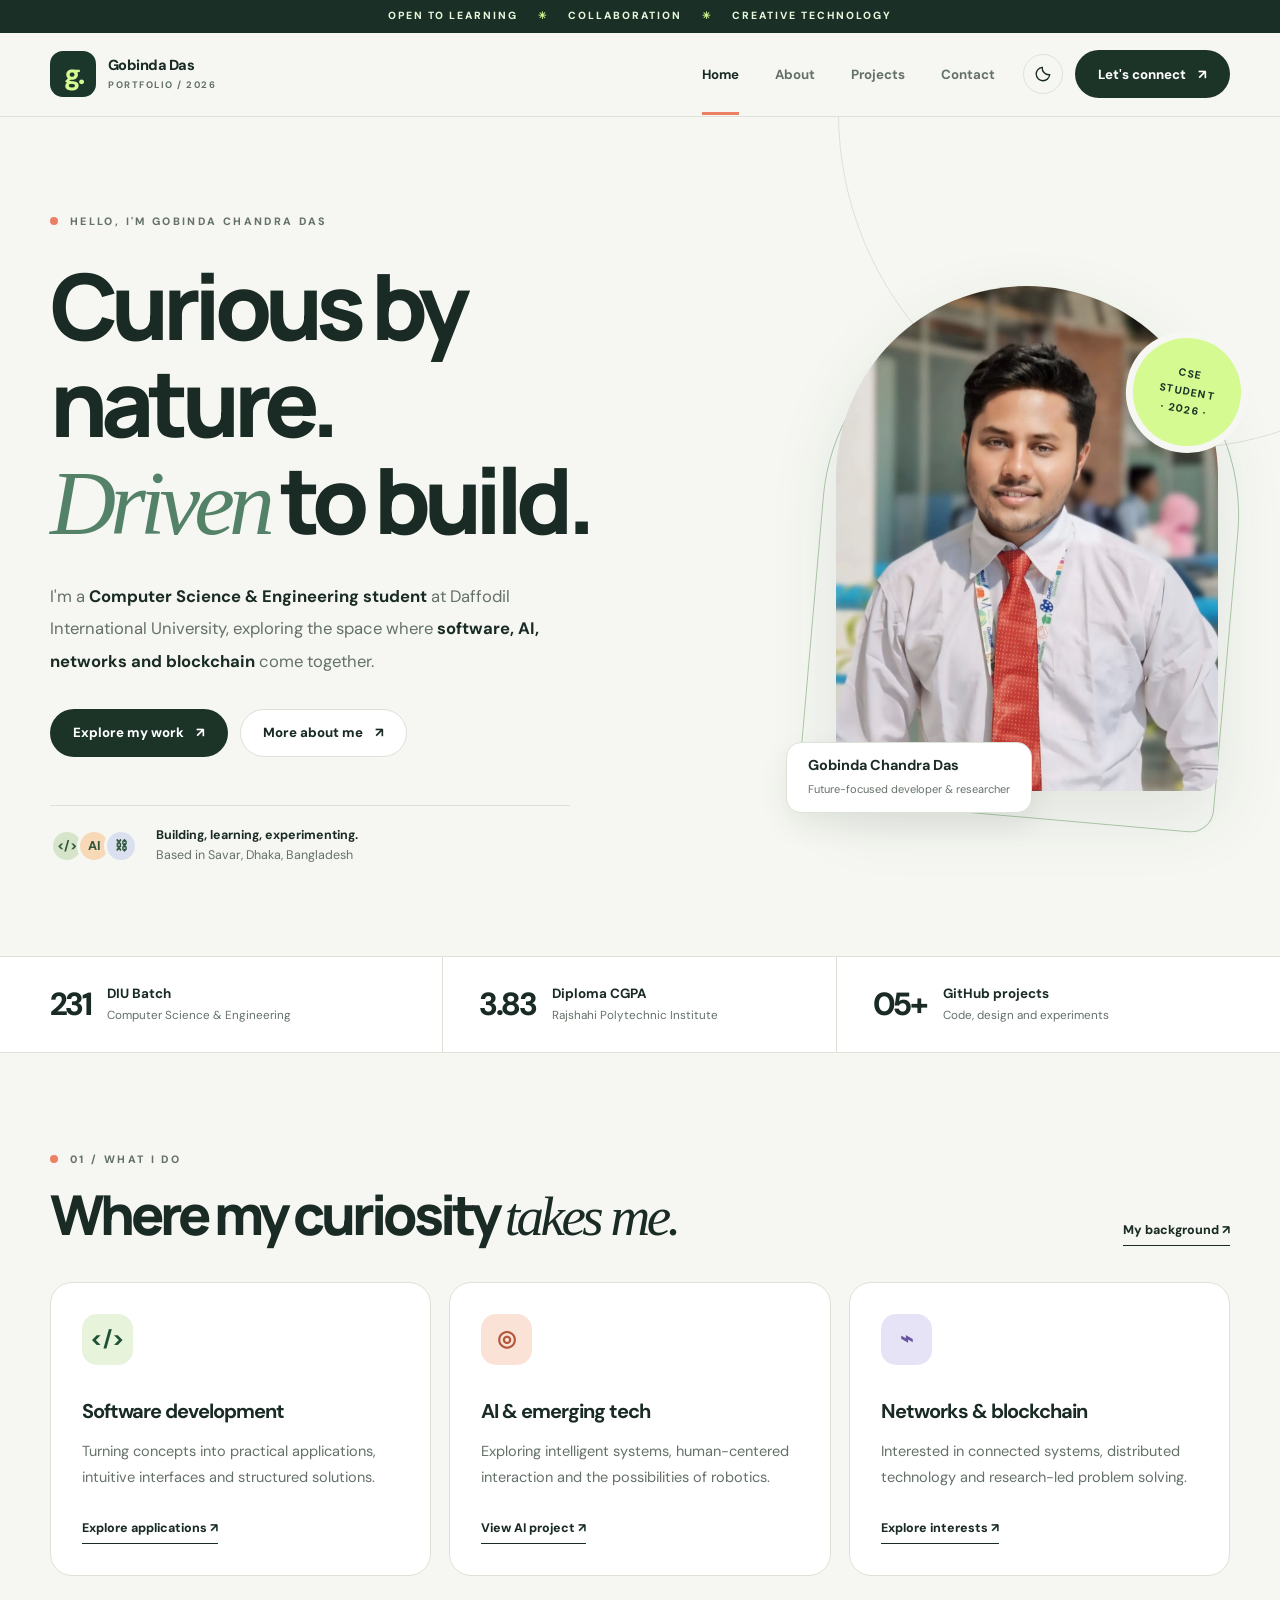
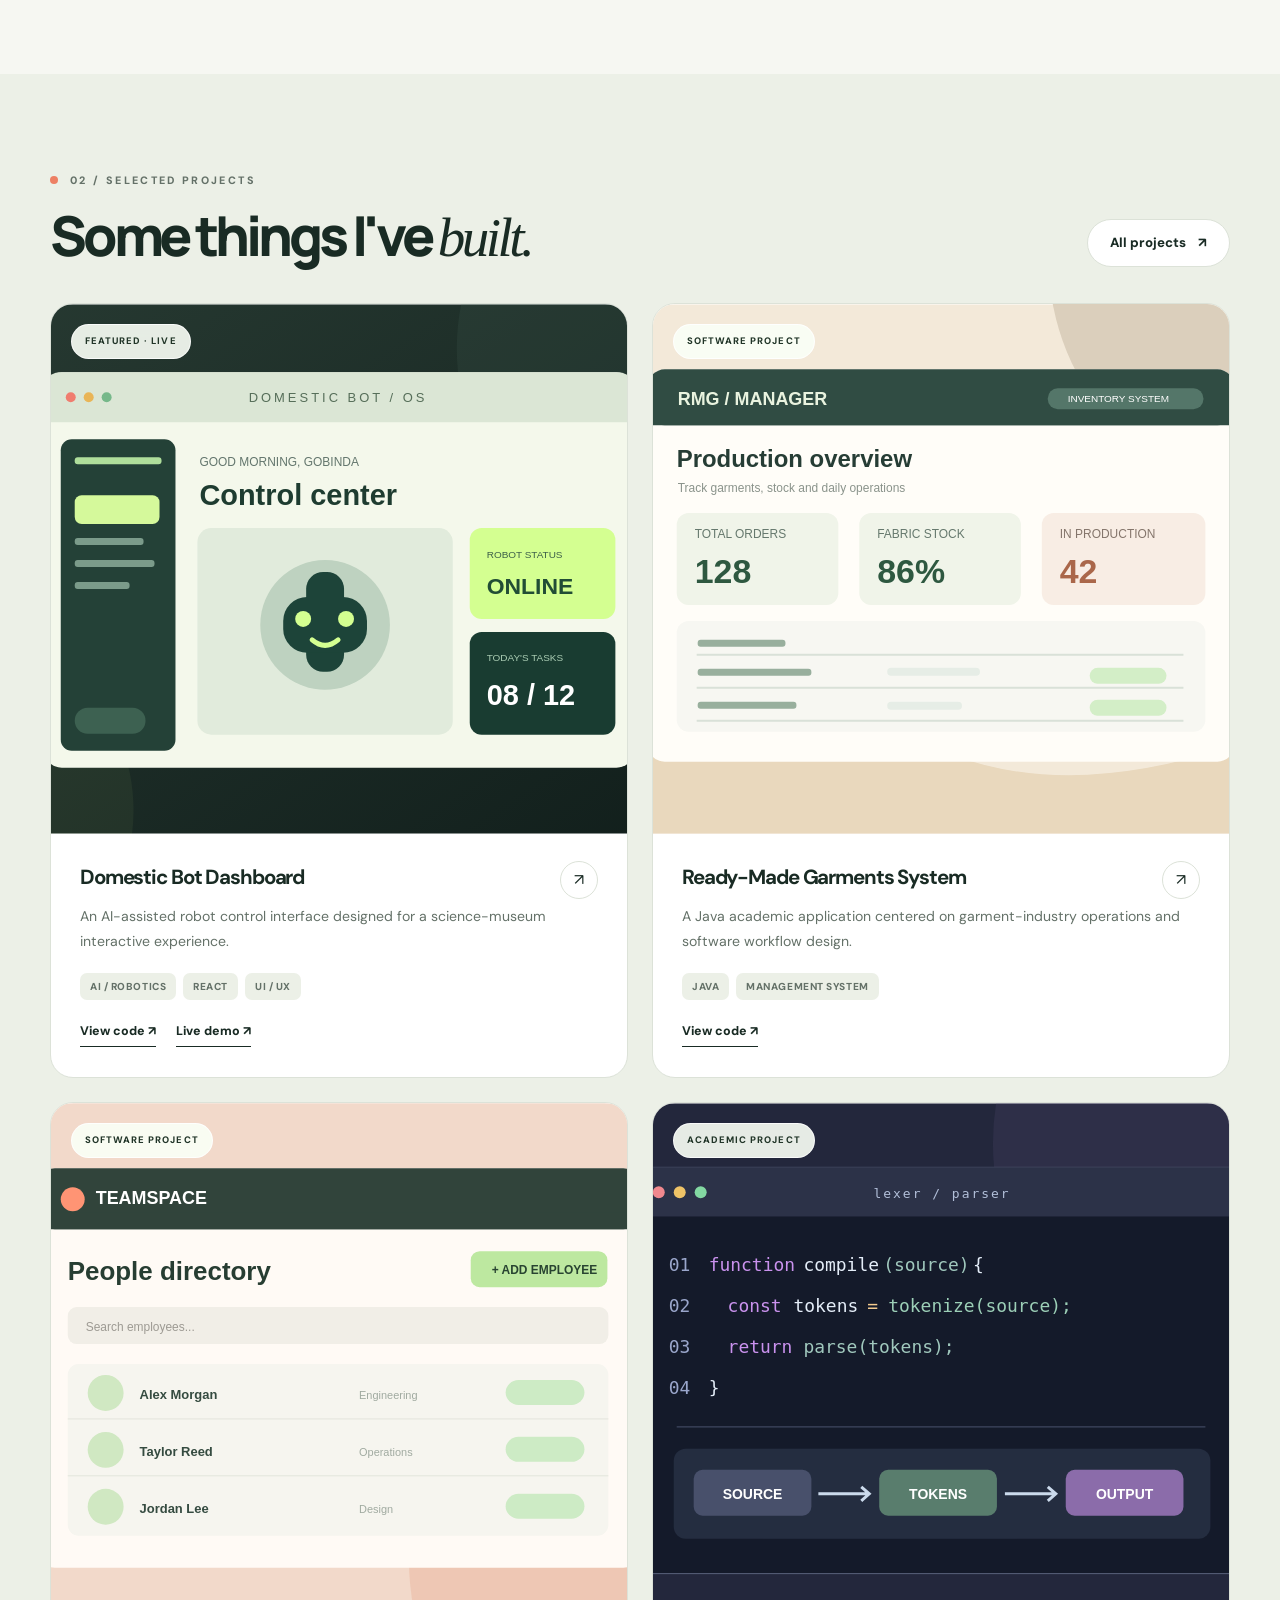
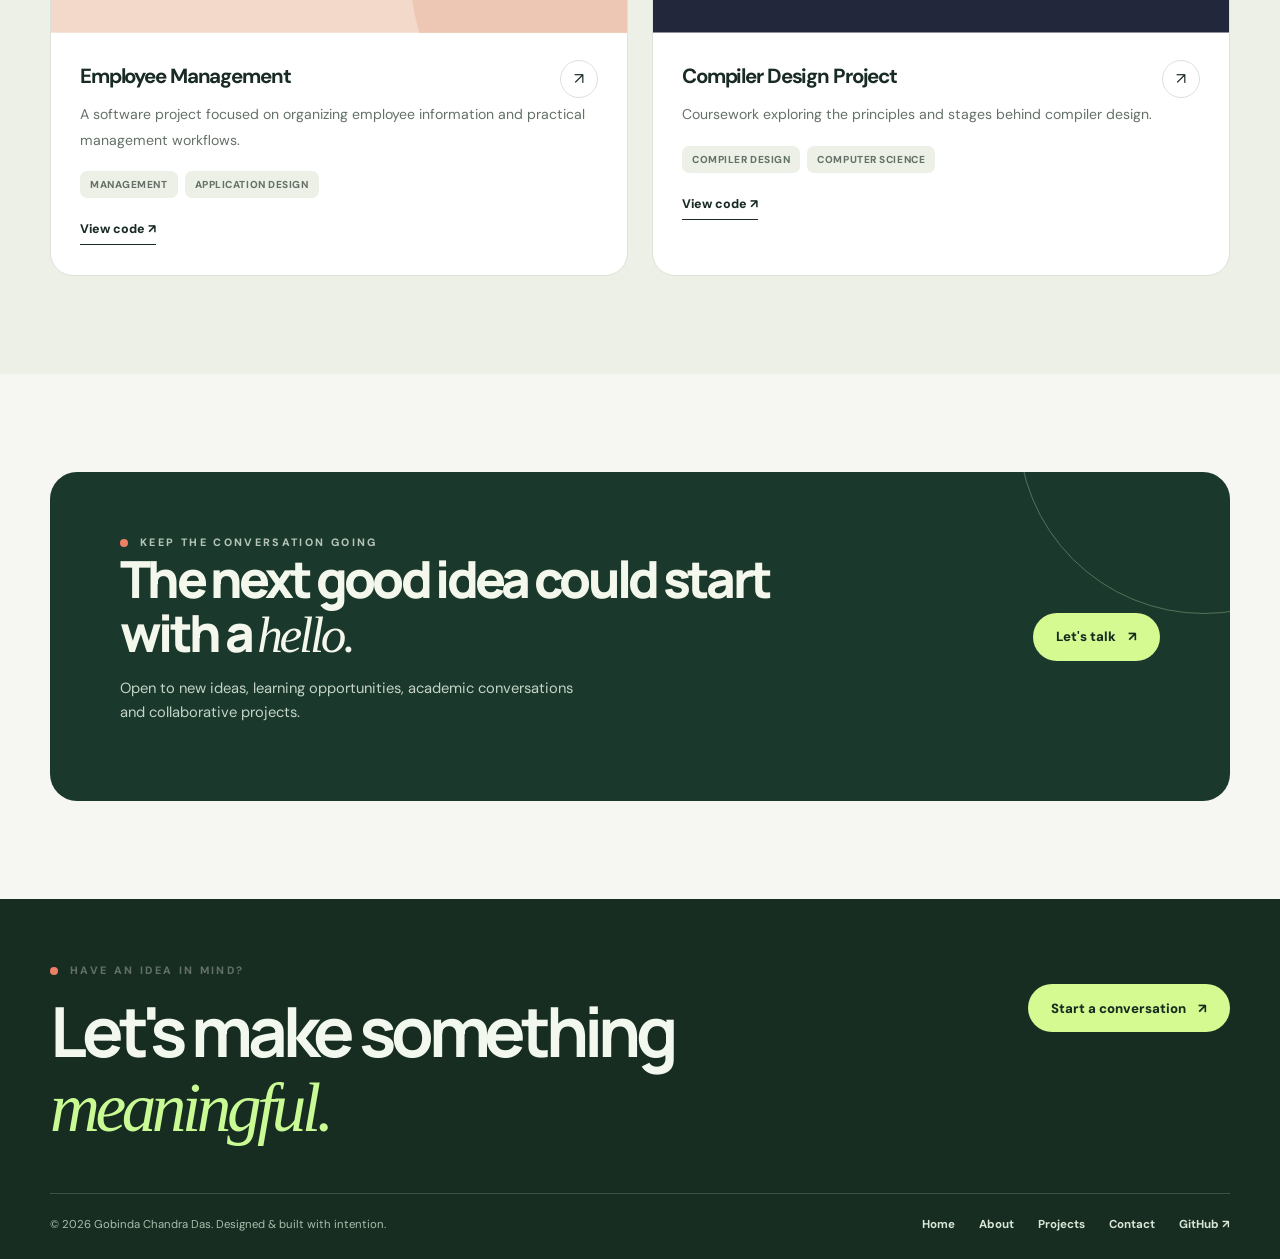
<file: index.html>
<!doctype html>
<html lang="en"><head><meta charset="utf-8"><meta name="viewport" content="width=device-width,initial-scale=1">
<meta name="description" content="Portfolio of Gobinda Chandra Das — CSE student at Daffodil International University exploring software, AI, computer networks, and blockchain."><meta name="author" content="Gobinda Chandra Das">
<meta name="theme-color" content="#1a3026"><meta property="og:type" content="website"><meta property="og:title" content="Gobinda Chandra Das | Developer &amp; CSE Student"><meta property="og:description" content="Portfolio of Gobinda Chandra Das — CSE student at Daffodil International University exploring software, AI, computer networks, and blockchain.">
<link rel="icon" type="image/svg+xml" href="assets/favicon.svg"><link rel="stylesheet" href="css/style.css">
<title>Gobinda Chandra Das | Developer &amp; CSE Student</title><script defer src="js/main.js"></script></head>
<body><a class="skip-link" href="#main">Skip to content</a>
<div class="announcement">OPEN TO LEARNING <span>✳</span> COLLABORATION <span>✳</span> CREATIVE TECHNOLOGY</div>
<header class="site-header"><div class="container nav-wrap">
  <a class="brand" href="index.html" aria-label="Gobinda Chandra Das — Home"><span class="brand-icon" aria-hidden="true">g.</span><span class="brand-name">Gobinda Das<small>Portfolio / 2026</small></span></a>
  <nav class="nav-links" id="primary-navigation" aria-label="Main navigation" data-nav-links>
    <a href="index.html" aria-current="page">Home</a>
<a href="about.html">About</a>
<a href="projects.html">Projects</a>
<a href="contact.html">Contact</a>
  </nav>
  <div class="nav-actions">
    <button class="icon-btn" type="button" data-theme-toggle aria-label="Switch to dark mode" title="Toggle light or dark mode"></button>
    <a class="btn btn-dark nav-cta" href="contact.html">Let's connect <span aria-hidden="true">↗</span></a>
    <button class="menu-toggle" type="button" aria-label="Open navigation" aria-expanded="false" aria-controls="primary-navigation" data-menu-toggle>
      <svg viewBox="0 0 24 24" fill="none" stroke="currentColor" stroke-width="2" stroke-linecap="round"><path d="M4 7h16M4 12h16M4 17h16"/></svg>
    </button>
  </div>
</div></header><main id="main">
<section class="hero"><div class="container hero-grid">
  <div class="hero-copy"><div class="eyebrow"><span class="dot"></span> HELLO, I'M GOBINDA CHANDRA DAS</div>
    <h1 class="huge-heading">Curious by nature.<br><span class="serif">Driven</span> to build.</h1>
    <p class="hero-description">I'm a <strong>Computer Science & Engineering student</strong> at Daffodil International University, exploring the space where <strong>software, AI, networks and blockchain</strong> come together.</p>
    <div class="hero-buttons"><a href="projects.html" class="btn btn-dark">Explore my work <span aria-hidden="true">↗</span></a><a href="about.html" class="btn btn-outline">More about me <span aria-hidden="true">↗</span></a></div>
    <div class="hero-meta"><div class="mini-avatars" aria-hidden="true"><span class="mini-avatar">&lt;/&gt;</span><span class="mini-avatar">AI</span><span class="mini-avatar">⛓</span></div><p><strong>Building, learning, experimenting.</strong><br>Based in Savar, Dhaka, Bangladesh</p></div>
  </div>
  <div class="hero-photo-area"><img class="hero-photo" src="assets/gobinda-portrait.webp" alt="Portrait of Gobinda Chandra Das wearing a white shirt and a red tie" width="1315" height="1600" fetchpriority="high"><div class="photo-stamp">CSE<br>STUDENT<br>· 2026 ·</div><div class="hero-photo-caption"><strong>Gobinda Chandra Das</strong><span>Future-focused developer & researcher</span></div></div>
</div></section>
<div class="stat-strip"><div class="container stat-grid"><div class="stat-item"><span class="stat-number">231</span><p><strong>DIU Batch</strong>Computer Science & Engineering</p></div><div class="stat-item"><span class="stat-number">3.83</span><p><strong>Diploma CGPA</strong>Rajshahi Polytechnic Institute</p></div><div class="stat-item"><span class="stat-number">05+</span><p><strong>GitHub projects</strong>Code, design and experiments</p></div></div></div>
<section class="section" aria-labelledby="what-heading"><div class="container"><div class="section-head reveal"><div><div class="eyebrow"><span class="dot"></span> 01 / WHAT I DO</div><h2 id="what-heading" class="section-title">Where my curiosity <span class="serif">takes me.</span></h2></div><a href="about.html" class="small-link">My background ↗</a></div>
<div class="expertise-grid"><article class="expertise-card reveal"><div class="symbol" aria-hidden="true">&lt;/&gt;</div><h3>Software development</h3><p>Turning concepts into practical applications, intuitive interfaces and structured solutions.</p><a class="small-link" href="projects.html">Explore applications ↗</a></article><article class="expertise-card reveal"><div class="symbol" aria-hidden="true">◎</div><h3>AI & emerging tech</h3><p>Exploring intelligent systems, human-centered interaction and the possibilities of robotics.</p><a class="small-link" href="projects.html">View AI project ↗</a></article><article class="expertise-card reveal"><div class="symbol" aria-hidden="true">⌁</div><h3>Networks & blockchain</h3><p>Interested in connected systems, distributed technology and research-led problem solving.</p><a class="small-link" href="about.html">Explore interests ↗</a></article></div></div></section>
<section class="section section-subtle" aria-labelledby="selected-heading"><div class="container"><div class="section-head reveal"><div><div class="eyebrow"><span class="dot"></span> 02 / SELECTED PROJECTS</div><h2 id="selected-heading" class="section-title">Some things I've <span class="serif">built.</span></h2></div><a href="projects.html" class="btn btn-outline">All projects <span aria-hidden="true">↗</span></a></div><div class="projects-grid"><article class="project-card reveal" data-category="ai software">
      <div class="project-visual"><span class="project-badge">Featured · Live</span><img src="assets/domestic-bot.svg" alt="Original illustrative graphic for Domestic Bot Dashboard" loading="lazy" width="800" height="530"></div>
      <div class="project-info"><div class="project-title-line"><h3>Domestic Bot Dashboard</h3><span class="arrow-circle" aria-hidden="true">↗</span></div><p>An AI-assisted robot control interface designed for a science-museum interactive experience.</p><div class="tag-row"><span class="tag">AI / Robotics</span><span class="tag">React</span><span class="tag">UI / UX</span></div><div class="project-links"><a class="small-link" href="https://github.com/gobinda1710/Domestic-Bot-Dashboard" target="_blank" rel="noopener noreferrer">View code ↗</a><a class="small-link" href="https://bot-dashboard1709.ai.studio/" target="_blank" rel="noopener noreferrer">Live demo ↗</a></div></div>
    </article><article class="project-card reveal" data-category="software">
      <div class="project-visual"><span class="project-badge">Software project</span><img src="assets/rmg-system.svg" alt="Original illustrative graphic for Ready-Made Garments System" loading="lazy" width="800" height="530"></div>
      <div class="project-info"><div class="project-title-line"><h3>Ready-Made Garments System</h3><span class="arrow-circle" aria-hidden="true">↗</span></div><p>A Java academic application centered on garment-industry operations and software workflow design.</p><div class="tag-row"><span class="tag">Java</span><span class="tag">Management System</span></div><div class="project-links"><a class="small-link" href="https://github.com/gobinda1710/Ready-Made-Garments-RMG-system-in-Java" target="_blank" rel="noopener noreferrer">View code ↗</a></div></div>
    </article><article class="project-card reveal" data-category="software">
      <div class="project-visual"><span class="project-badge">Software project</span><img src="assets/employee.svg" alt="Original illustrative graphic for Employee Management" loading="lazy" width="800" height="530"></div>
      <div class="project-info"><div class="project-title-line"><h3>Employee Management</h3><span class="arrow-circle" aria-hidden="true">↗</span></div><p>A software project focused on organizing employee information and practical management workflows.</p><div class="tag-row"><span class="tag">Management</span><span class="tag">Application Design</span></div><div class="project-links"><a class="small-link" href="https://github.com/gobinda1710/EmployeeManagement" target="_blank" rel="noopener noreferrer">View code ↗</a></div></div>
    </article><article class="project-card reveal" data-category="academic">
      <div class="project-visual"><span class="project-badge">Academic project</span><img src="assets/compiler.svg" alt="Original illustrative graphic for Compiler Design Project" loading="lazy" width="800" height="530"></div>
      <div class="project-info"><div class="project-title-line"><h3>Compiler Design Project</h3><span class="arrow-circle" aria-hidden="true">↗</span></div><p>Coursework exploring the principles and stages behind compiler design.</p><div class="tag-row"><span class="tag">Compiler Design</span><span class="tag">Computer Science</span></div><div class="project-links"><a class="small-link" href="https://github.com/gobinda1710/Compiler-Design-Project" target="_blank" rel="noopener noreferrer">View code ↗</a></div></div>
    </article></div></div></section>
<section class="section"><div class="container"><div class="cta-panel reveal"><div><div class="eyebrow"><span class="dot"></span> KEEP THE CONVERSATION GOING</div><h2 class="section-title">The next good idea could start with a <span class="serif">hello.</span></h2><p>Open to new ideas, learning opportunities, academic conversations and collaborative projects.</p></div><a class="btn btn-lime" href="contact.html">Let's talk <span aria-hidden="true">↗</span></a></div></div></section>
</main><footer class="site-footer"><div class="container">
  <div class="footer-top"><div><div class="eyebrow"><span class="dot"></span> HAVE AN IDEA IN MIND?</div><h2>Let's make something <span class="serif">meaningful.</span></h2></div><a href="contact.html" class="btn btn-lime">Start a conversation <span aria-hidden="true">↗</span></a></div>
  <div class="footer-bottom"><p>© <span data-year>2026</span> Gobinda Chandra Das. Designed & built with intention.</p><nav class="footer-links" aria-label="Footer links"><a href="index.html">Home</a><a href="about.html">About</a><a href="projects.html">Projects</a><a href="contact.html">Contact</a><a href="https://github.com/gobinda1710" target="_blank" rel="noopener noreferrer">GitHub ↗</a></nav></div>
</div></footer><button type="button" data-back-top class="back-top" aria-label="Scroll to top">↑</button></body></html>
</file>
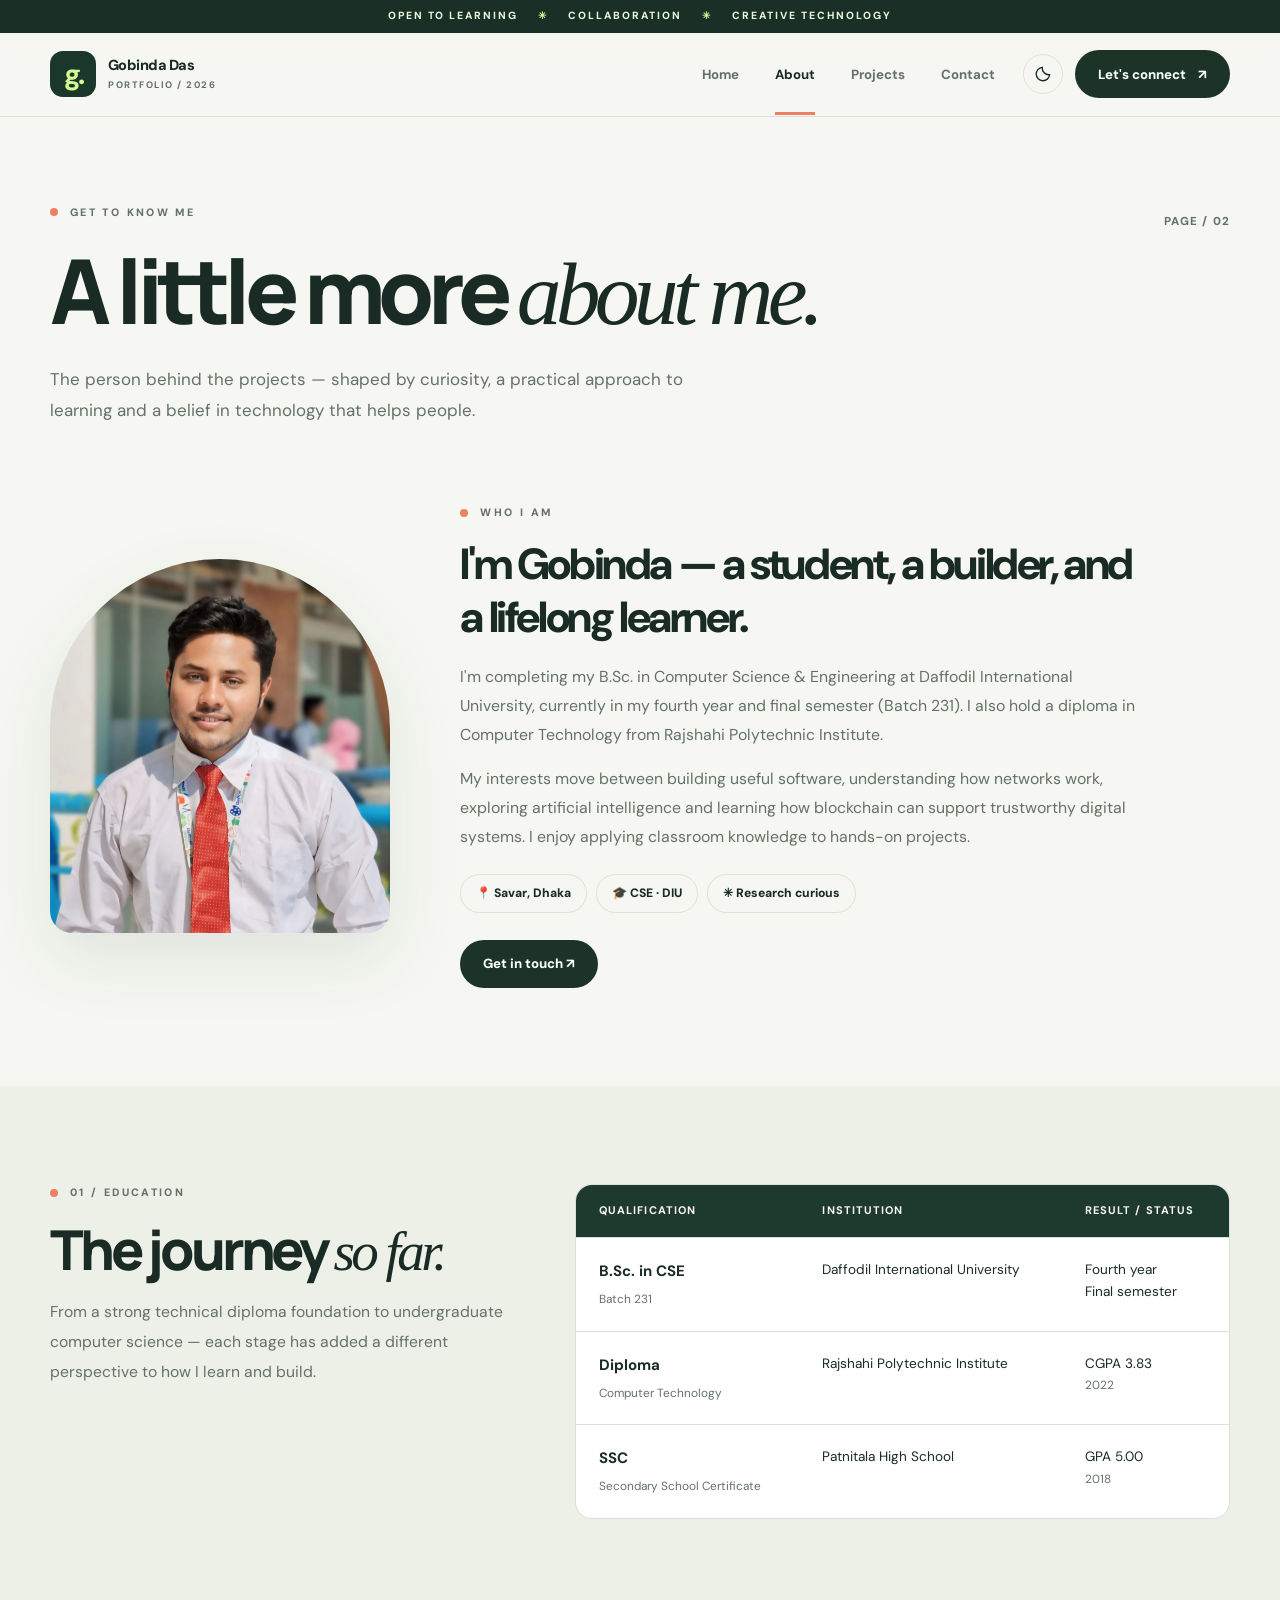
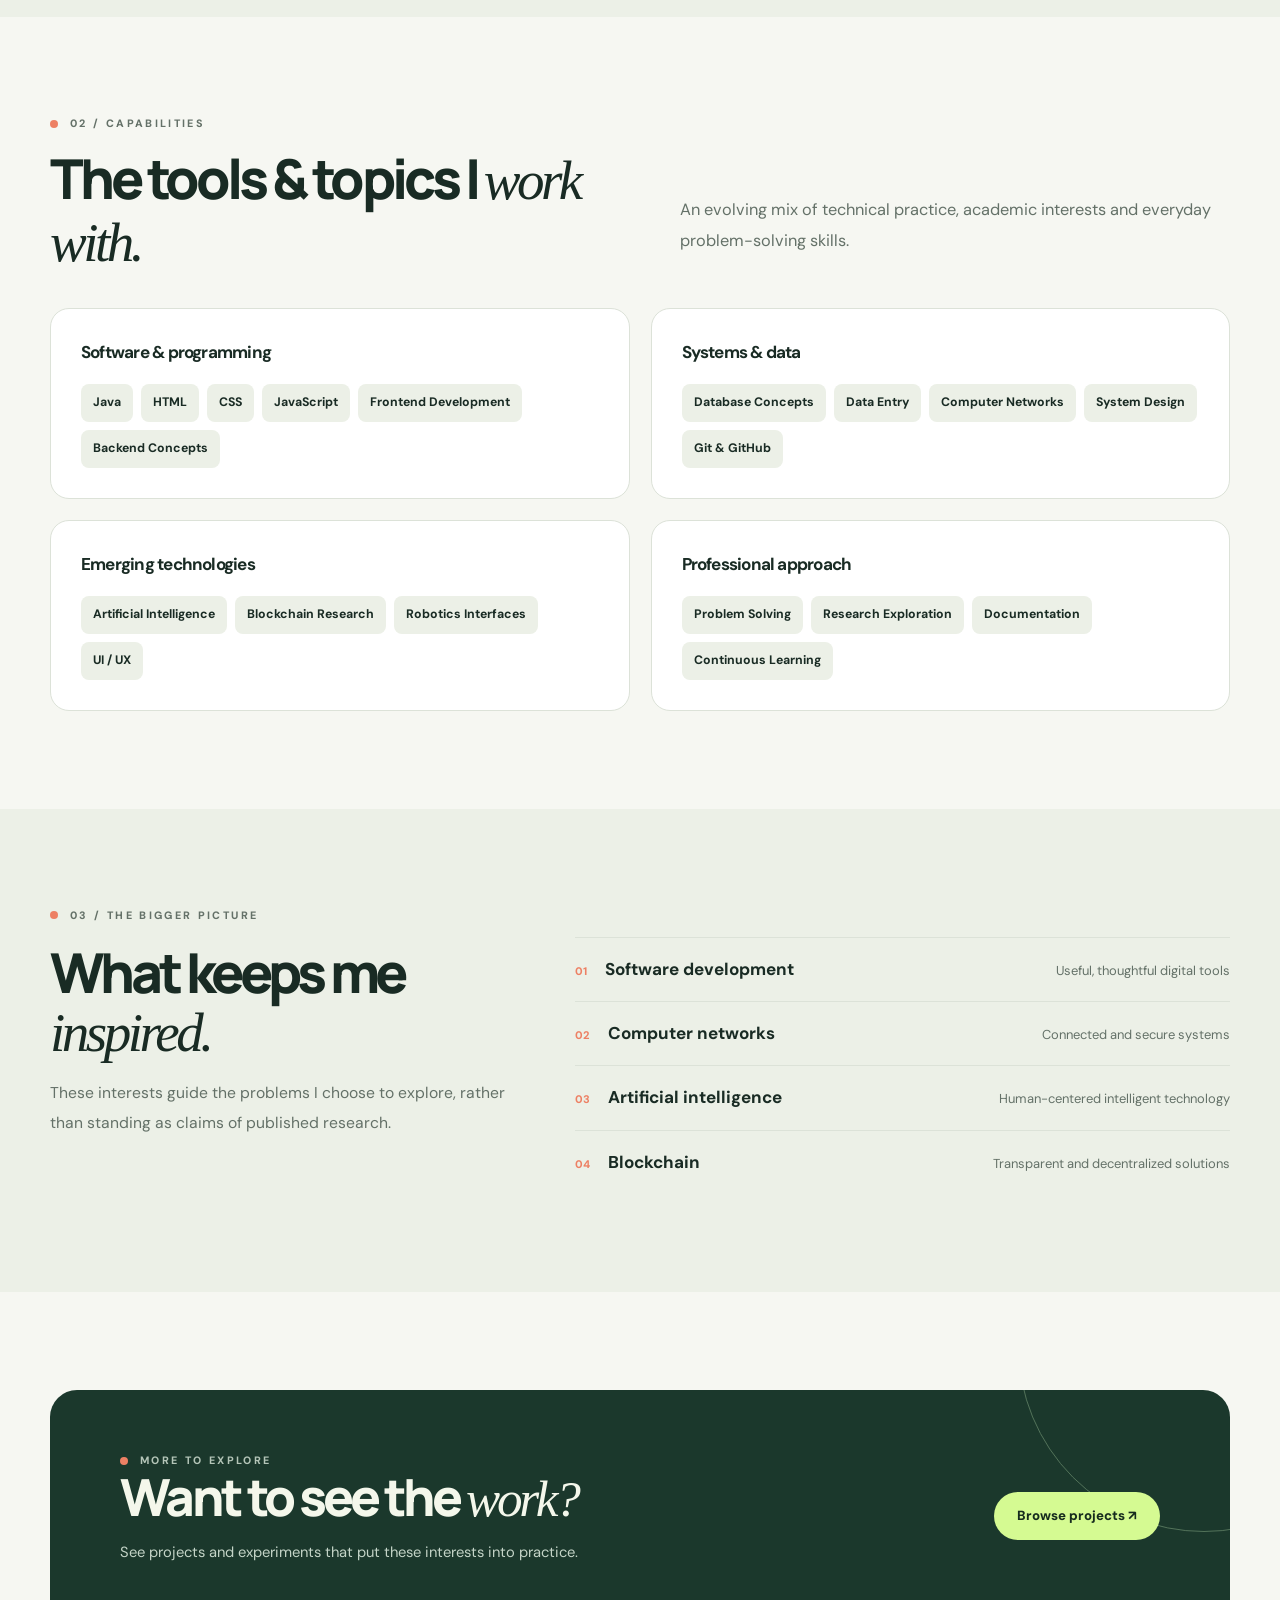
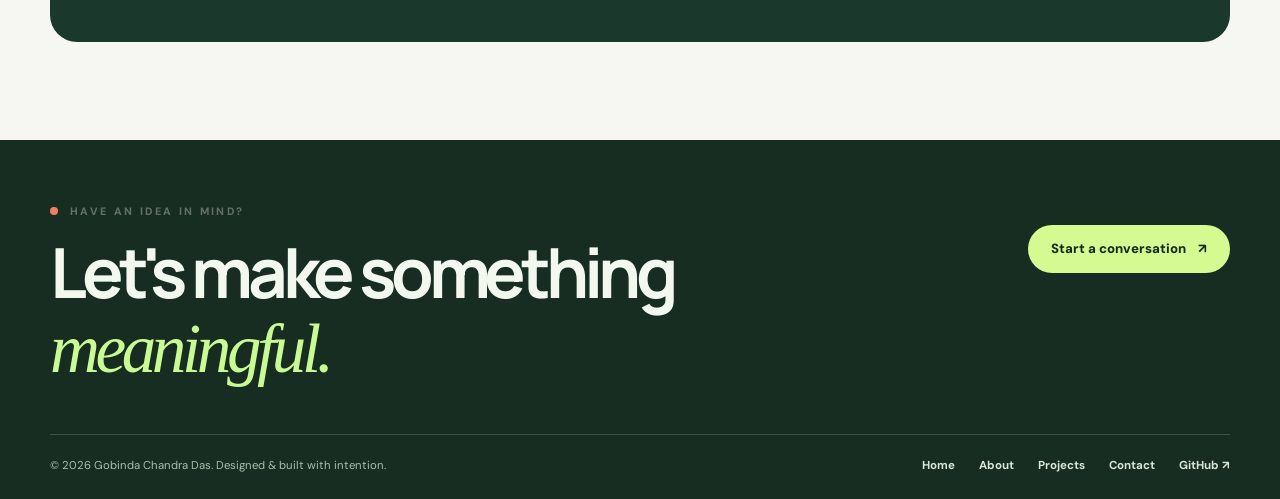
<file: about.html>
<!doctype html>
<html lang="en"><head><meta charset="utf-8"><meta name="viewport" content="width=device-width,initial-scale=1">
<meta name="description" content="Learn about Gobinda Chandra Das, his CSE education at DIU, diploma from Rajshahi Polytechnic Institute, skills and interests."><meta name="author" content="Gobinda Chandra Das">
<meta name="theme-color" content="#1a3026"><meta property="og:type" content="website"><meta property="og:title" content="About | Gobinda Chandra Das"><meta property="og:description" content="Learn about Gobinda Chandra Das, his CSE education at DIU, diploma from Rajshahi Polytechnic Institute, skills and interests.">
<link rel="icon" type="image/svg+xml" href="assets/favicon.svg"><link rel="stylesheet" href="css/style.css">
<title>About | Gobinda Chandra Das</title><script defer src="js/main.js"></script></head>
<body><a class="skip-link" href="#main">Skip to content</a>
<div class="announcement">OPEN TO LEARNING <span>✳</span> COLLABORATION <span>✳</span> CREATIVE TECHNOLOGY</div>
<header class="site-header"><div class="container nav-wrap">
  <a class="brand" href="index.html" aria-label="Gobinda Chandra Das — Home"><span class="brand-icon" aria-hidden="true">g.</span><span class="brand-name">Gobinda Das<small>Portfolio / 2026</small></span></a>
  <nav class="nav-links" id="primary-navigation" aria-label="Main navigation" data-nav-links>
    <a href="index.html">Home</a>
<a href="about.html" aria-current="page">About</a>
<a href="projects.html">Projects</a>
<a href="contact.html">Contact</a>
  </nav>
  <div class="nav-actions">
    <button class="icon-btn" type="button" data-theme-toggle aria-label="Switch to dark mode" title="Toggle light or dark mode"></button>
    <a class="btn btn-dark nav-cta" href="contact.html">Let's connect <span aria-hidden="true">↗</span></a>
    <button class="menu-toggle" type="button" aria-label="Open navigation" aria-expanded="false" aria-controls="primary-navigation" data-menu-toggle>
      <svg viewBox="0 0 24 24" fill="none" stroke="currentColor" stroke-width="2" stroke-linecap="round"><path d="M4 7h16M4 12h16M4 17h16"/></svg>
    </button>
  </div>
</div></header><main id="main">
<section class="page-hero"><div class="container"><span class="page-counter">PAGE / 02</span><div class="eyebrow"><span class="dot"></span> GET TO KNOW ME</div><h1 class="page-title">A little more <span class="serif">about me.</span></h1><p class="page-subtitle">The person behind the projects — shaped by curiosity, a practical approach to learning and a belief in technology that helps people.</p></div></section>
<section class="section" style="padding-top:0"><div class="container about-intro"><figure class="about-photo-frame"><img src="assets/gobinda-portrait.webp" alt="Gobinda Chandra Das smiling outdoors" class="about-photo" width="1315" height="1600" loading="eager" decoding="async"></figure><div class="about-copy reveal"><div class="eyebrow"><span class="dot"></span> WHO I AM</div><h2 class="about-lead">I'm Gobinda — a student, a builder, and a lifelong learner.</h2><p>I'm completing my B.Sc. in Computer Science & Engineering at Daffodil International University, currently in my fourth year and final semester (Batch 231). I also hold a diploma in Computer Technology from Rajshahi Polytechnic Institute.</p><p>My interests move between building useful software, understanding how networks work, exploring artificial intelligence and learning how blockchain can support trustworthy digital systems. I enjoy applying classroom knowledge to hands-on projects.</p><div class="info-chips"><span class="info-chip">📍 Savar, Dhaka</span><span class="info-chip">🎓 CSE · DIU</span><span class="info-chip">✳ Research curious</span></div><div style="margin-top:27px"><a href="contact.html" class="btn btn-dark">Get in touch ↗</a></div></div></div></section>
<section class="section section-subtle" aria-labelledby="education-title"><div class="container edu-layout"><div class="reveal"><div class="eyebrow"><span class="dot"></span> 01 / EDUCATION</div><h2 id="education-title" class="section-title" style="margin-top:19px">The journey <span class="serif">so far.</span></h2><p>From a strong technical diploma foundation to undergraduate computer science — each stage has added a different perspective to how I learn and build.</p></div><div class="education-table-wrap reveal"><table class="education-table"><caption style="position:absolute;width:1px;height:1px;overflow:hidden;clip:rect(0,0,0,0)">Education history and academic results</caption><thead><tr><th scope="col">Qualification</th><th scope="col">Institution</th><th scope="col">Result / Status</th></tr></thead><tbody><tr><td><strong>B.Sc. in CSE</strong><span>Batch 231</span></td><td>Daffodil International University</td><td>Fourth year<br>Final semester</td></tr><tr><td><strong>Diploma</strong><span>Computer Technology</span></td><td>Rajshahi Polytechnic Institute</td><td>CGPA 3.83<br><span>2022</span></td></tr><tr><td><strong>SSC</strong><span>Secondary School Certificate</span></td><td>Patnitala High School</td><td>GPA 5.00<br><span>2018</span></td></tr></tbody></table></div></div></section>
<section class="section" aria-labelledby="skill-title"><div class="container"><div class="section-head reveal"><div><div class="eyebrow"><span class="dot"></span> 02 / CAPABILITIES</div><h2 id="skill-title" class="section-title">The tools & topics I <span class="serif">work with.</span></h2></div><p class="section-desc">An evolving mix of technical practice, academic interests and everyday problem-solving skills.</p></div>
<div class="skill-groups"><div class="skill-group reveal"><h3>Software & programming</h3><ul class="skill-list"><li>Java</li><li>HTML</li><li>CSS</li><li>JavaScript</li><li>Frontend Development</li><li>Backend Concepts</li></ul></div><div class="skill-group reveal"><h3>Systems & data</h3><ul class="skill-list"><li>Database Concepts</li><li>Data Entry</li><li>Computer Networks</li><li>System Design</li><li>Git & GitHub</li></ul></div><div class="skill-group reveal"><h3>Emerging technologies</h3><ul class="skill-list"><li>Artificial Intelligence</li><li>Blockchain Research</li><li>Robotics Interfaces</li><li>UI / UX</li></ul></div><div class="skill-group reveal"><h3>Professional approach</h3><ul class="skill-list"><li>Problem Solving</li><li>Research Exploration</li><li>Documentation</li><li>Continuous Learning</li></ul></div></div></div></section>
<section class="section section-subtle" aria-labelledby="interest-title"><div class="container edu-layout"><div class="reveal"><div class="eyebrow"><span class="dot"></span> 03 / THE BIGGER PICTURE</div><h2 id="interest-title" class="section-title" style="margin-top:19px">What keeps me <span class="serif">inspired.</span></h2><p>These interests guide the problems I choose to explore, rather than standing as claims of published research.</p></div><div class="reveal"><ol class="numbered-list"><li><strong>Software development</strong><span>Useful, thoughtful digital tools</span></li><li><strong>Computer networks</strong><span>Connected and secure systems</span></li><li><strong>Artificial intelligence</strong><span>Human-centered intelligent technology</span></li><li><strong>Blockchain</strong><span>Transparent and decentralized solutions</span></li></ol></div></div></section>
<section class="section"><div class="container"><div class="cta-panel reveal"><div><div class="eyebrow"><span class="dot"></span> MORE TO EXPLORE</div><h2 class="section-title">Want to see the <span class="serif">work?</span></h2><p>See projects and experiments that put these interests into practice.</p></div><a href="projects.html" class="btn btn-lime">Browse projects ↗</a></div></div></section>
</main><footer class="site-footer"><div class="container">
  <div class="footer-top"><div><div class="eyebrow"><span class="dot"></span> HAVE AN IDEA IN MIND?</div><h2>Let's make something <span class="serif">meaningful.</span></h2></div><a href="contact.html" class="btn btn-lime">Start a conversation <span aria-hidden="true">↗</span></a></div>
  <div class="footer-bottom"><p>© <span data-year>2026</span> Gobinda Chandra Das. Designed & built with intention.</p><nav class="footer-links" aria-label="Footer links"><a href="index.html">Home</a><a href="about.html">About</a><a href="projects.html">Projects</a><a href="contact.html">Contact</a><a href="https://github.com/gobinda1710" target="_blank" rel="noopener noreferrer">GitHub ↗</a></nav></div>
</div></footer><button type="button" data-back-top class="back-top" aria-label="Scroll to top">↑</button></body></html>
</file>
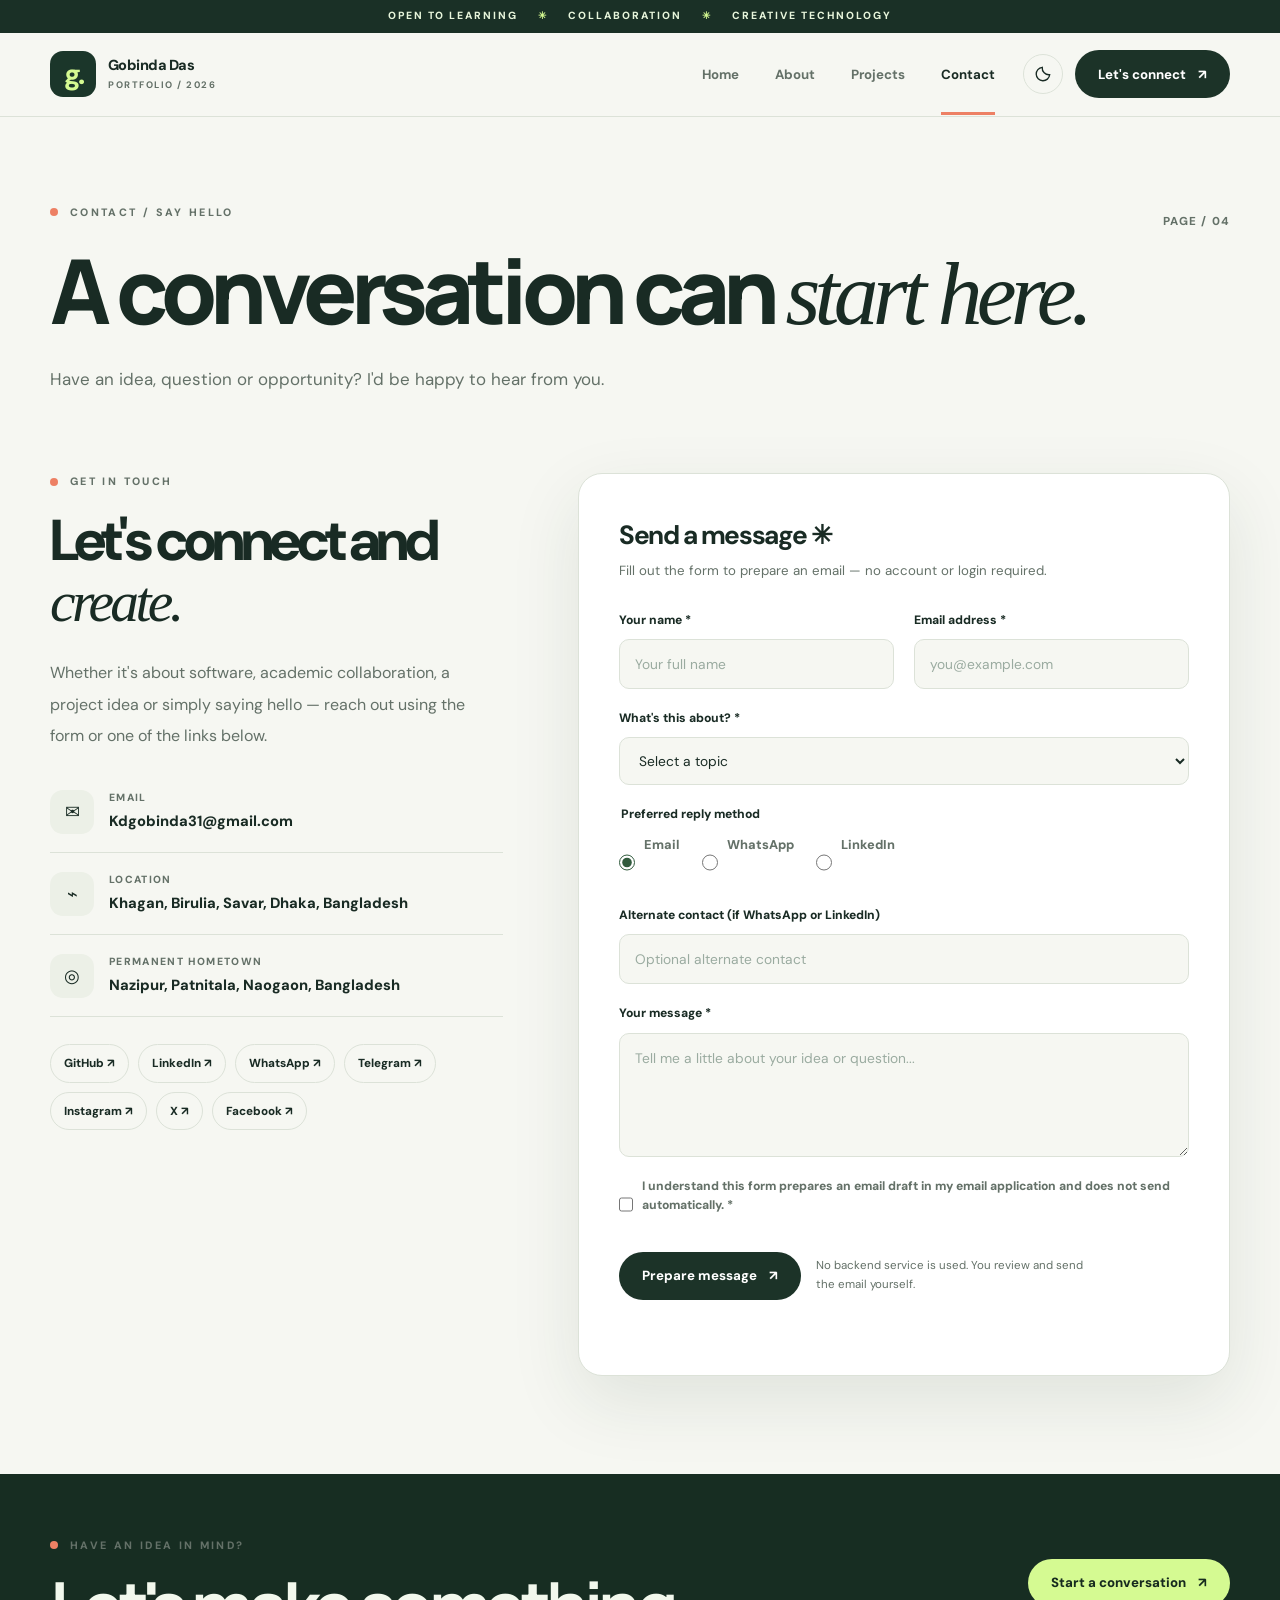
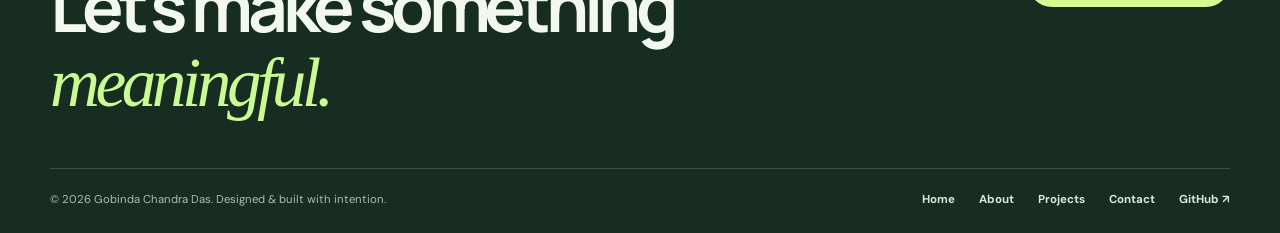
<file: contact.html>
<!doctype html>
<html lang="en"><head><meta charset="utf-8"><meta name="viewport" content="width=device-width,initial-scale=1">
<meta name="description" content="Contact Gobinda Chandra Das for project collaboration, academic conversation or software opportunities."><meta name="author" content="Gobinda Chandra Das">
<meta name="theme-color" content="#1a3026"><meta property="og:type" content="website"><meta property="og:title" content="Contact | Gobinda Chandra Das"><meta property="og:description" content="Contact Gobinda Chandra Das for project collaboration, academic conversation or software opportunities.">
<link rel="icon" type="image/svg+xml" href="assets/favicon.svg"><link rel="stylesheet" href="css/style.css">
<title>Contact | Gobinda Chandra Das</title><script defer src="js/main.js"></script></head>
<body><a class="skip-link" href="#main">Skip to content</a>
<div class="announcement">OPEN TO LEARNING <span>✳</span> COLLABORATION <span>✳</span> CREATIVE TECHNOLOGY</div>
<header class="site-header"><div class="container nav-wrap">
  <a class="brand" href="index.html" aria-label="Gobinda Chandra Das — Home"><span class="brand-icon" aria-hidden="true">g.</span><span class="brand-name">Gobinda Das<small>Portfolio / 2026</small></span></a>
  <nav class="nav-links" id="primary-navigation" aria-label="Main navigation" data-nav-links>
    <a href="index.html">Home</a>
<a href="about.html">About</a>
<a href="projects.html">Projects</a>
<a href="contact.html" aria-current="page">Contact</a>
  </nav>
  <div class="nav-actions">
    <button class="icon-btn" type="button" data-theme-toggle aria-label="Switch to dark mode" title="Toggle light or dark mode"></button>
    <a class="btn btn-dark nav-cta" href="contact.html">Let's connect <span aria-hidden="true">↗</span></a>
    <button class="menu-toggle" type="button" aria-label="Open navigation" aria-expanded="false" aria-controls="primary-navigation" data-menu-toggle>
      <svg viewBox="0 0 24 24" fill="none" stroke="currentColor" stroke-width="2" stroke-linecap="round"><path d="M4 7h16M4 12h16M4 17h16"/></svg>
    </button>
  </div>
</div></header><main id="main">
<section class="page-hero"><div class="container"><span class="page-counter">PAGE / 04</span><div class="eyebrow"><span class="dot"></span> CONTACT / SAY HELLO</div><h1 class="page-title">A conversation can <span class="serif">start here.</span></h1><p class="page-subtitle">Have an idea, question or opportunity? I'd be happy to hear from you.</p></div></section>
<section class="section" style="padding-top:0"><div class="container contact-layout"><div><div class="eyebrow"><span class="dot"></span> GET IN TOUCH</div><h2 class="contact-heading">Let's connect and <span class="serif">create.</span></h2><p class="contact-copy">Whether it's about software, academic collaboration, a project idea or simply saying hello — reach out using the form or one of the links below.</p><div class="contact-methods"><div class="contact-method"><span class="contact-method-icon" aria-hidden="true">✉</span><div><span>Email</span><a href="mailto:Kdgobinda31@gmail.com">Kdgobinda31@gmail.com</a></div></div><div class="contact-method"><span class="contact-method-icon" aria-hidden="true">⌁</span><div><span>Location</span><strong>Khagan, Birulia, Savar, Dhaka, Bangladesh</strong></div></div><div class="contact-method"><span class="contact-method-icon" aria-hidden="true">◎</span><div><span>Permanent hometown</span><strong>Nazipur, Patnitala, Naogaon, Bangladesh</strong></div></div></div><div class="social-list" aria-label="Social profiles"><a href="https://github.com/gobinda1710" target="_blank" rel="noopener noreferrer">GitHub ↗</a><a href="https://www.linkedin.com/in/gobinda17/" target="_blank" rel="noopener noreferrer">LinkedIn ↗</a><a href="https://wa.me/8801567964467" target="_blank" rel="noopener noreferrer">WhatsApp ↗</a><a href="https://t.me/gobinda1709" target="_blank" rel="noopener noreferrer">Telegram ↗</a><a href="https://www.instagram.com/gobinda1709/" target="_blank" rel="noopener noreferrer">Instagram ↗</a><a href="https://x.com/gobinda_kd" target="_blank" rel="noopener noreferrer">X ↗</a><a href="https://www.facebook.com/gobinda1709" target="_blank" rel="noopener noreferrer">Facebook ↗</a></div></div>
<div class="form-panel"><h2>Send a message ✳</h2><p>Fill out the form to prepare an email — no account or login required.</p><form id="contact-form"><div class="form-grid">
<div class="form-field"><label for="contact-name">Your name *</label><input type="text" id="contact-name" name="name" placeholder="Your full name" autocomplete="name" required minlength="2" maxlength="100"></div>
<div class="form-field"><label for="contact-email">Email address *</label><input type="email" id="contact-email" name="email" placeholder="you@example.com" autocomplete="email" required maxlength="200"></div>
<div class="form-field full"><label for="contact-topic">What's this about? *</label><select id="contact-topic" name="topic" required><option value="" selected disabled>Select a topic</option><option value="Project collaboration">Project collaboration</option><option value="Academic / research">Academic / research</option><option value="Internship / opportunity">Internship / opportunity</option><option value="General inquiry">General inquiry</option></select></div>
<div class="form-field full"><fieldset><legend>Preferred reply method</legend><div class="radio-row"><label><input type="radio" name="method" value="Email" checked> Email</label><label><input type="radio" name="method" value="WhatsApp"> WhatsApp</label><label><input type="radio" name="method" value="LinkedIn"> LinkedIn</label></div></fieldset></div>
<div class="form-field full"><label for="contact-alt">Alternate contact (if WhatsApp or LinkedIn)</label><input type="text" id="contact-alt" name="alt" placeholder="Optional alternate contact" maxlength="200"></div>
<div class="form-field full"><label for="contact-message">Your message *</label><textarea id="contact-message" name="message" placeholder="Tell me a little about your idea or question..." required minlength="10" maxlength="2500"></textarea></div>
<div class="form-field full"><label class="checkbox-row"><input type="checkbox" name="consent" value="yes" required><span>I understand this form prepares an email draft in my email application and does not send automatically. *</span></label></div></div>
<div class="form-foot"><button class="btn btn-dark" type="submit">Prepare message <span aria-hidden="true">↗</span></button><small>No backend service is used. You review and send the email yourself.</small></div><div class="form-status" id="form-status" aria-live="polite"></div>
<div class="email-result" id="email-result" hidden><p><strong>Your email draft is ready.</strong> Choose an option below, then send from your own email app.</p><a id="open-email" href="mailto:Kdgobinda31@gmail.com" class="btn btn-lime">Open email app ↗</a><button id="copy-message" class="btn btn-outline" type="button">Copy message</button></div></form></div></div></section>
</main><footer class="site-footer"><div class="container">
  <div class="footer-top"><div><div class="eyebrow"><span class="dot"></span> HAVE AN IDEA IN MIND?</div><h2>Let's make something <span class="serif">meaningful.</span></h2></div><a href="contact.html" class="btn btn-lime">Start a conversation <span aria-hidden="true">↗</span></a></div>
  <div class="footer-bottom"><p>© <span data-year>2026</span> Gobinda Chandra Das. Designed & built with intention.</p><nav class="footer-links" aria-label="Footer links"><a href="index.html">Home</a><a href="about.html">About</a><a href="projects.html">Projects</a><a href="contact.html">Contact</a><a href="https://github.com/gobinda1710" target="_blank" rel="noopener noreferrer">GitHub ↗</a></nav></div>
</div></footer><button type="button" data-back-top class="back-top" aria-label="Scroll to top">↑</button></body></html>
</file>
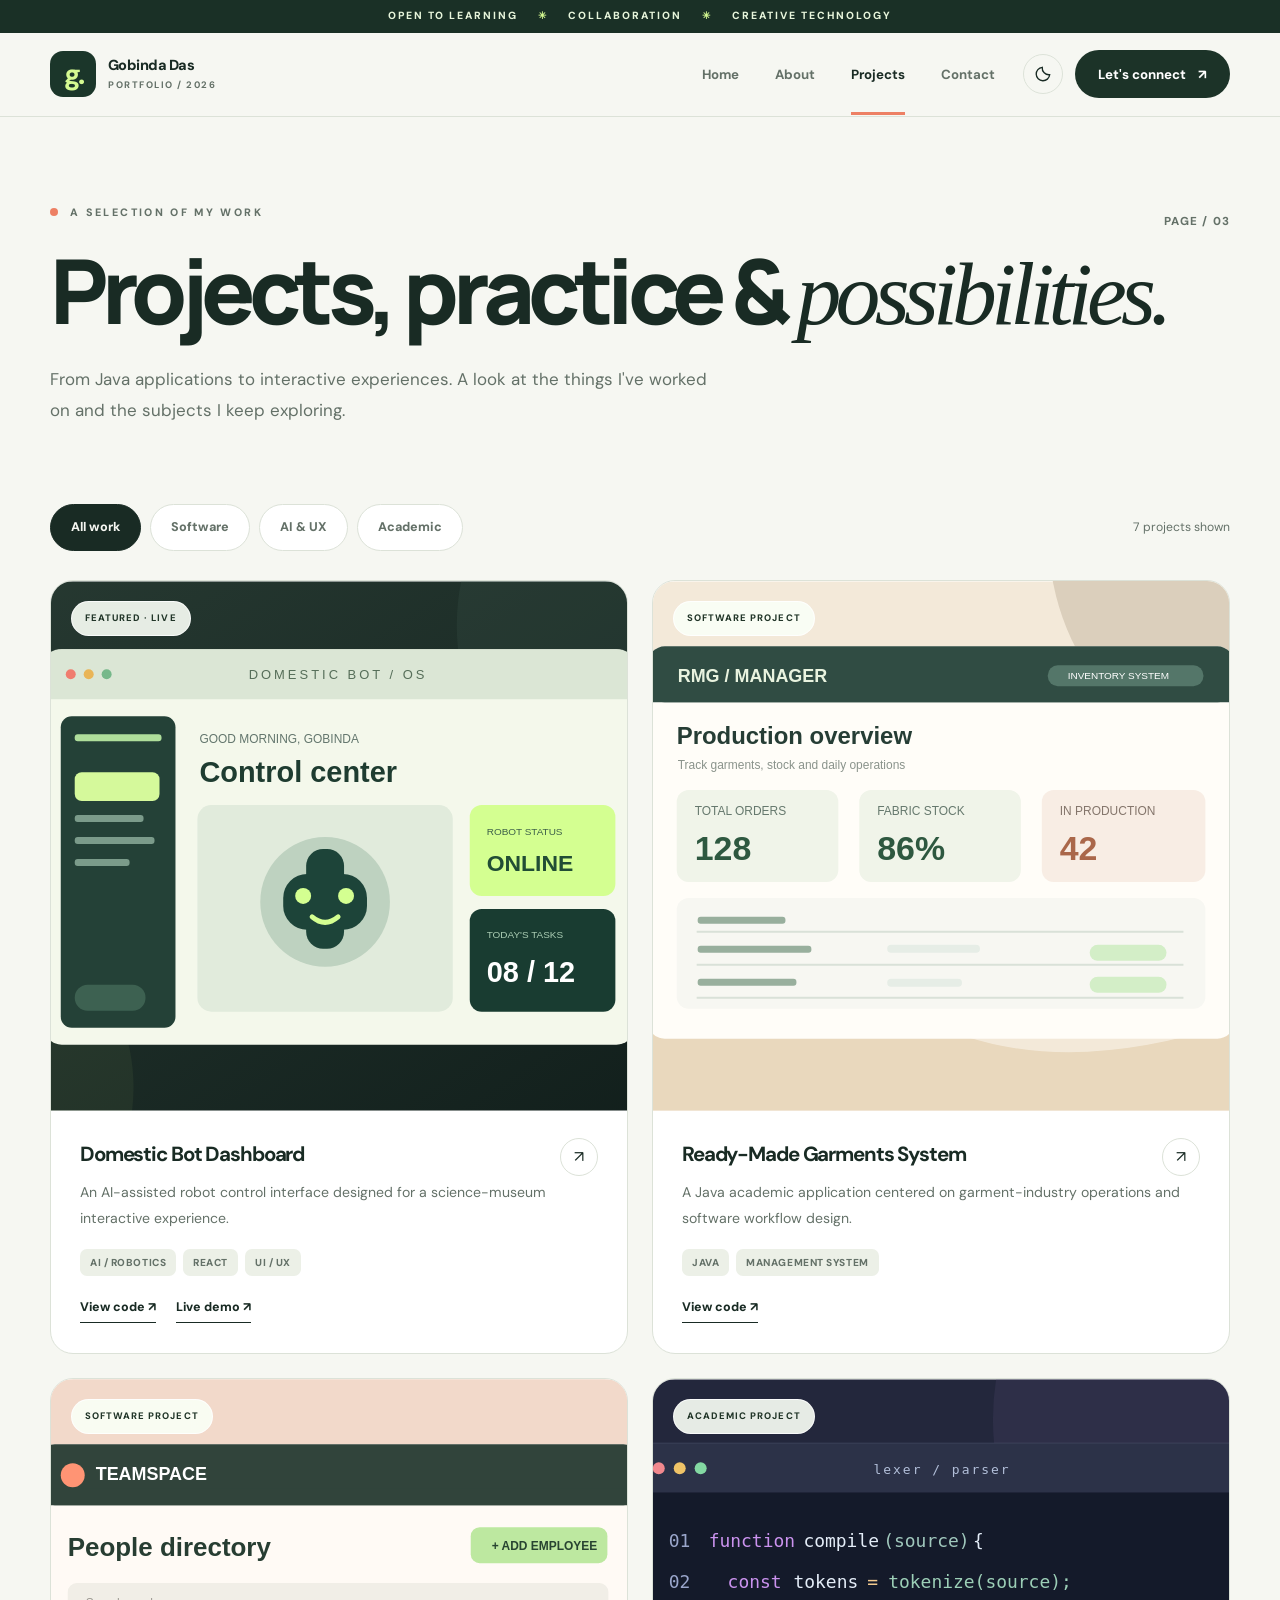
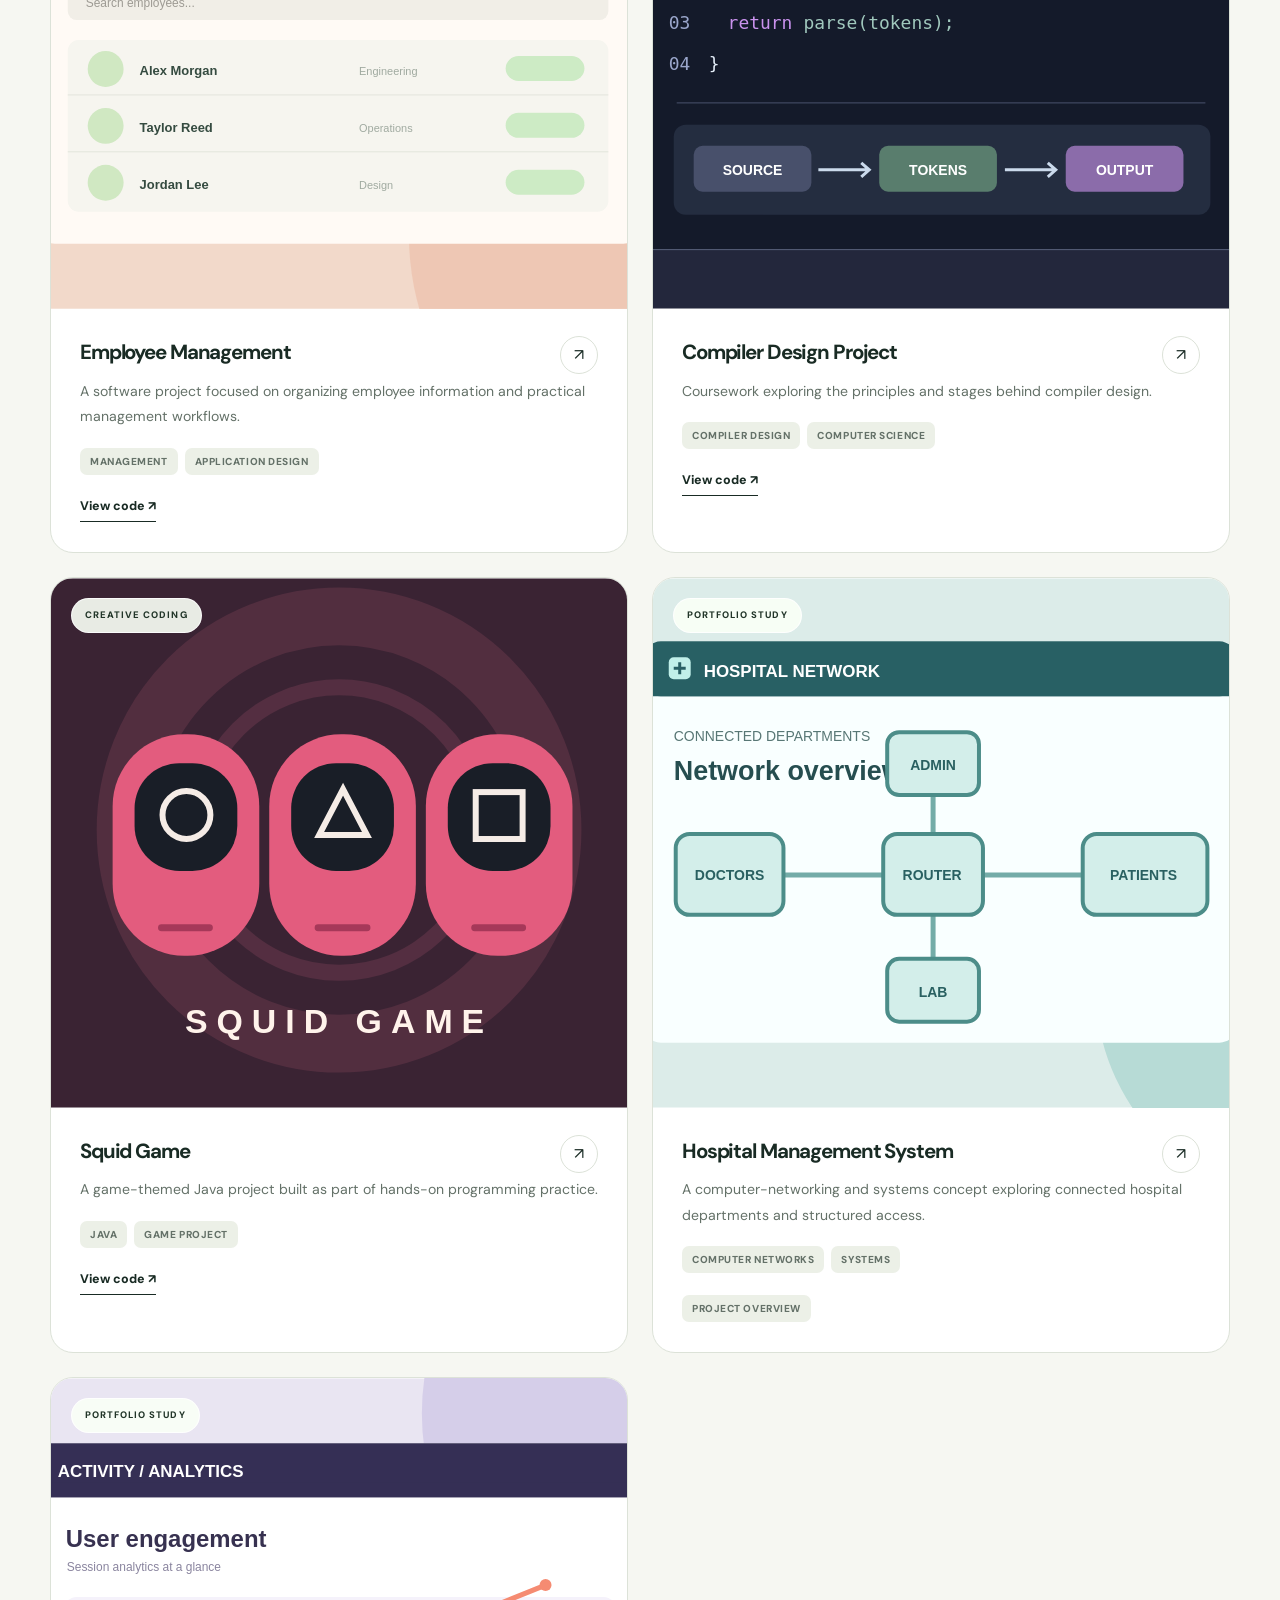
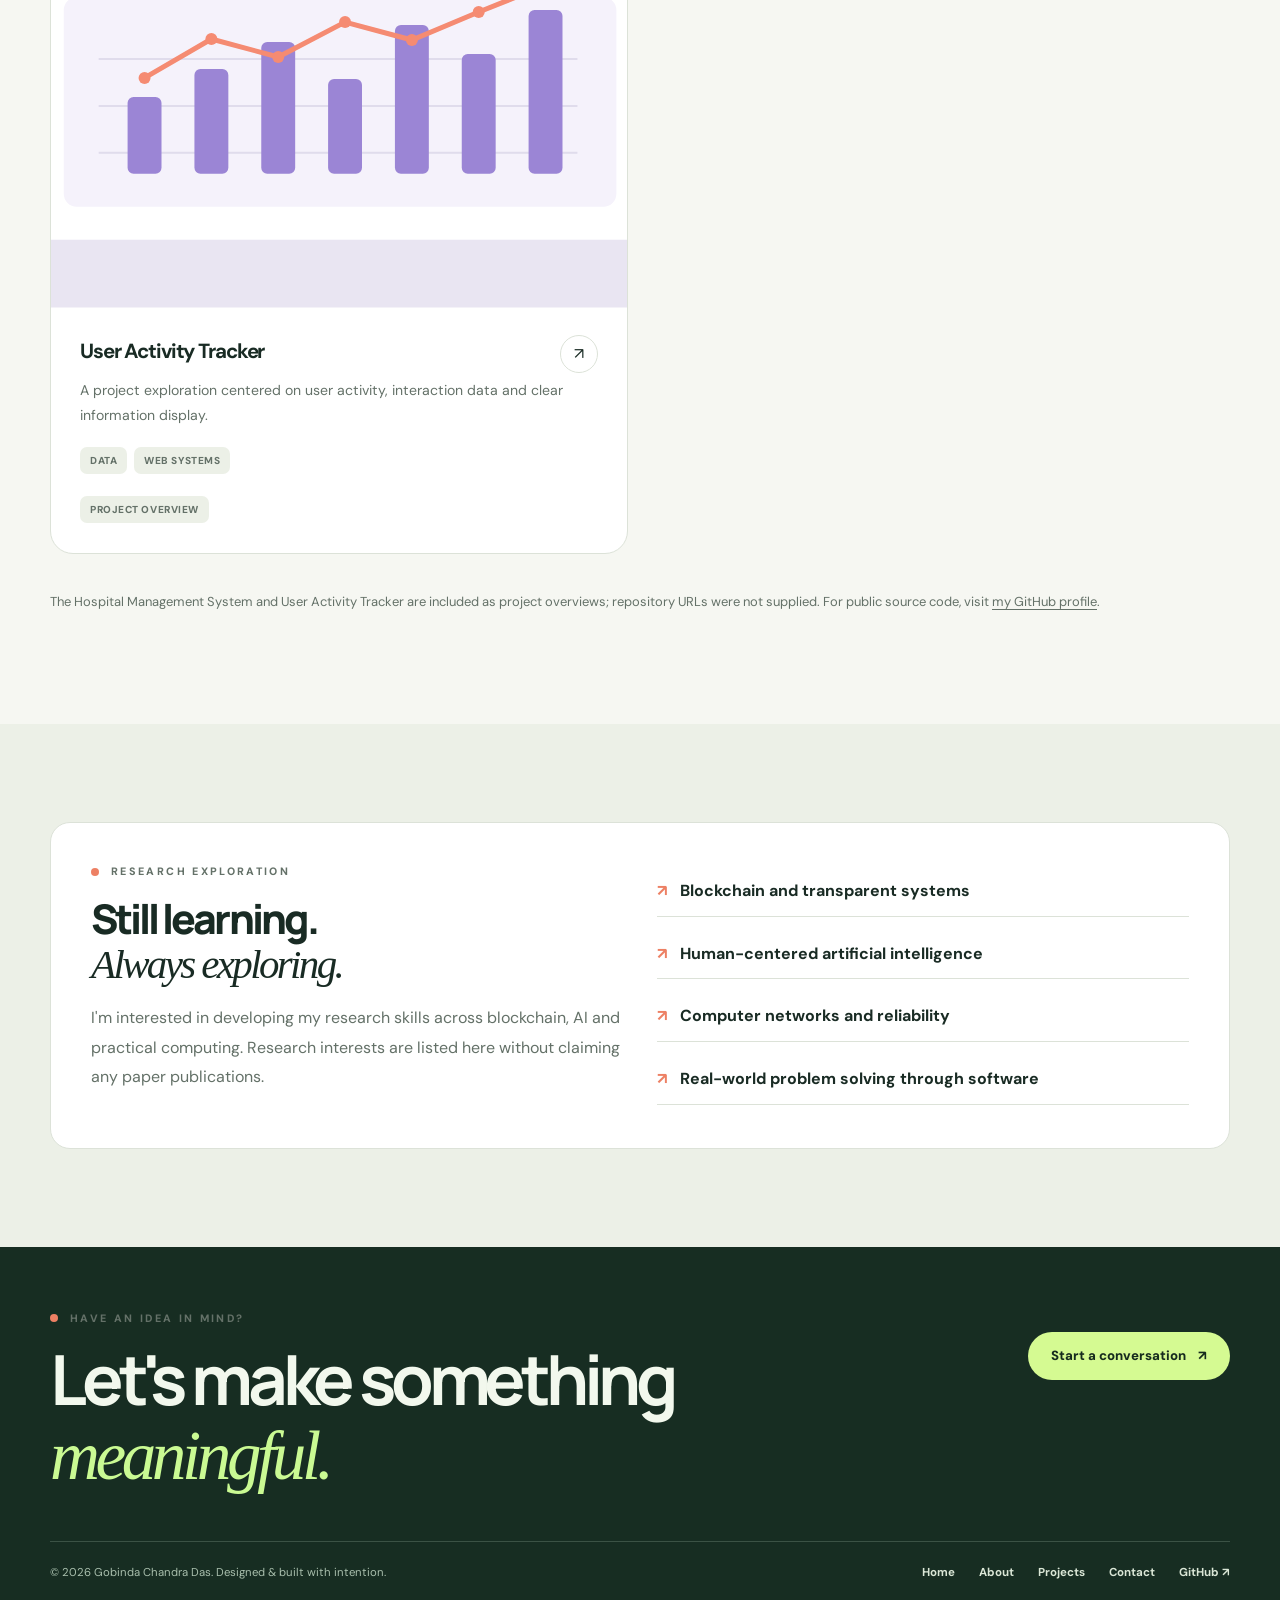
<file: projects.html>
<!doctype html>
<html lang="en"><head><meta charset="utf-8"><meta name="viewport" content="width=device-width,initial-scale=1">
<meta name="description" content="Projects from Gobinda Chandra Das: Domestic Bot Dashboard, Java garment-management system, employee management, compiler design and more."><meta name="author" content="Gobinda Chandra Das">
<meta name="theme-color" content="#1a3026"><meta property="og:type" content="website"><meta property="og:title" content="Projects | Gobinda Chandra Das"><meta property="og:description" content="Projects from Gobinda Chandra Das: Domestic Bot Dashboard, Java garment-management system, employee management, compiler design and more.">
<link rel="icon" type="image/svg+xml" href="assets/favicon.svg"><link rel="stylesheet" href="css/style.css">
<title>Projects | Gobinda Chandra Das</title><script defer src="js/main.js"></script></head>
<body><a class="skip-link" href="#main">Skip to content</a>
<div class="announcement">OPEN TO LEARNING <span>✳</span> COLLABORATION <span>✳</span> CREATIVE TECHNOLOGY</div>
<header class="site-header"><div class="container nav-wrap">
  <a class="brand" href="index.html" aria-label="Gobinda Chandra Das — Home"><span class="brand-icon" aria-hidden="true">g.</span><span class="brand-name">Gobinda Das<small>Portfolio / 2026</small></span></a>
  <nav class="nav-links" id="primary-navigation" aria-label="Main navigation" data-nav-links>
    <a href="index.html">Home</a>
<a href="about.html">About</a>
<a href="projects.html" aria-current="page">Projects</a>
<a href="contact.html">Contact</a>
  </nav>
  <div class="nav-actions">
    <button class="icon-btn" type="button" data-theme-toggle aria-label="Switch to dark mode" title="Toggle light or dark mode"></button>
    <a class="btn btn-dark nav-cta" href="contact.html">Let's connect <span aria-hidden="true">↗</span></a>
    <button class="menu-toggle" type="button" aria-label="Open navigation" aria-expanded="false" aria-controls="primary-navigation" data-menu-toggle>
      <svg viewBox="0 0 24 24" fill="none" stroke="currentColor" stroke-width="2" stroke-linecap="round"><path d="M4 7h16M4 12h16M4 17h16"/></svg>
    </button>
  </div>
</div></header><main id="main">
<section class="page-hero"><div class="container"><span class="page-counter">PAGE / 03</span><div class="eyebrow"><span class="dot"></span> A SELECTION OF MY WORK</div><h1 class="page-title">Projects, practice & <span class="serif">possibilities.</span></h1><p class="page-subtitle">From Java applications to interactive experiences. A look at the things I've worked on and the subjects I keep exploring.</p></div></section>
<section class="section" style="padding-top:0"><div class="container"><div class="work-toolbar"><div class="filter-list" role="group" aria-label="Filter projects by category"><button type="button" class="filter-btn" aria-pressed="true" data-filter="all">All work</button><button type="button" class="filter-btn" aria-pressed="false" data-filter="software">Software</button><button type="button" class="filter-btn" aria-pressed="false" data-filter="ai">AI & UX</button><button type="button" class="filter-btn" aria-pressed="false" data-filter="academic">Academic</button></div><span class="work-count" data-work-count>7 projects shown</span></div><div class="projects-grid"><article class="project-card reveal" data-category="ai software">
      <div class="project-visual"><span class="project-badge">Featured · Live</span><img src="assets/domestic-bot.svg" alt="Original illustrative graphic for Domestic Bot Dashboard" loading="lazy" width="800" height="530"></div>
      <div class="project-info"><div class="project-title-line"><h3>Domestic Bot Dashboard</h3><span class="arrow-circle" aria-hidden="true">↗</span></div><p>An AI-assisted robot control interface designed for a science-museum interactive experience.</p><div class="tag-row"><span class="tag">AI / Robotics</span><span class="tag">React</span><span class="tag">UI / UX</span></div><div class="project-links"><a class="small-link" href="https://github.com/gobinda1710/Domestic-Bot-Dashboard" target="_blank" rel="noopener noreferrer">View code ↗</a><a class="small-link" href="https://bot-dashboard1709.ai.studio/" target="_blank" rel="noopener noreferrer">Live demo ↗</a></div></div>
    </article><article class="project-card reveal" data-category="software">
      <div class="project-visual"><span class="project-badge">Software project</span><img src="assets/rmg-system.svg" alt="Original illustrative graphic for Ready-Made Garments System" loading="lazy" width="800" height="530"></div>
      <div class="project-info"><div class="project-title-line"><h3>Ready-Made Garments System</h3><span class="arrow-circle" aria-hidden="true">↗</span></div><p>A Java academic application centered on garment-industry operations and software workflow design.</p><div class="tag-row"><span class="tag">Java</span><span class="tag">Management System</span></div><div class="project-links"><a class="small-link" href="https://github.com/gobinda1710/Ready-Made-Garments-RMG-system-in-Java" target="_blank" rel="noopener noreferrer">View code ↗</a></div></div>
    </article><article class="project-card reveal" data-category="software">
      <div class="project-visual"><span class="project-badge">Software project</span><img src="assets/employee.svg" alt="Original illustrative graphic for Employee Management" loading="lazy" width="800" height="530"></div>
      <div class="project-info"><div class="project-title-line"><h3>Employee Management</h3><span class="arrow-circle" aria-hidden="true">↗</span></div><p>A software project focused on organizing employee information and practical management workflows.</p><div class="tag-row"><span class="tag">Management</span><span class="tag">Application Design</span></div><div class="project-links"><a class="small-link" href="https://github.com/gobinda1710/EmployeeManagement" target="_blank" rel="noopener noreferrer">View code ↗</a></div></div>
    </article><article class="project-card reveal" data-category="academic">
      <div class="project-visual"><span class="project-badge">Academic project</span><img src="assets/compiler.svg" alt="Original illustrative graphic for Compiler Design Project" loading="lazy" width="800" height="530"></div>
      <div class="project-info"><div class="project-title-line"><h3>Compiler Design Project</h3><span class="arrow-circle" aria-hidden="true">↗</span></div><p>Coursework exploring the principles and stages behind compiler design.</p><div class="tag-row"><span class="tag">Compiler Design</span><span class="tag">Computer Science</span></div><div class="project-links"><a class="small-link" href="https://github.com/gobinda1710/Compiler-Design-Project" target="_blank" rel="noopener noreferrer">View code ↗</a></div></div>
    </article><article class="project-card reveal" data-category="software academic">
      <div class="project-visual"><span class="project-badge">Creative coding</span><img src="assets/squid.svg" alt="Original illustrative graphic for Squid Game" loading="lazy" width="800" height="530"></div>
      <div class="project-info"><div class="project-title-line"><h3>Squid Game</h3><span class="arrow-circle" aria-hidden="true">↗</span></div><p>A game-themed Java project built as part of hands-on programming practice.</p><div class="tag-row"><span class="tag">Java</span><span class="tag">Game Project</span></div><div class="project-links"><a class="small-link" href="https://github.com/gobinda1710/Squid-Game" target="_blank" rel="noopener noreferrer">View code ↗</a></div></div>
    </article><article class="project-card reveal" data-category="academic">
      <div class="project-visual"><span class="project-badge">Portfolio study</span><img src="assets/hospital.svg" alt="Original illustrative graphic for Hospital Management System" loading="lazy" width="800" height="530"></div>
      <div class="project-info"><div class="project-title-line"><h3>Hospital Management System</h3><span class="arrow-circle" aria-hidden="true">↗</span></div><p>A computer-networking and systems concept exploring connected hospital departments and structured access.</p><div class="tag-row"><span class="tag">Computer Networks</span><span class="tag">Systems</span></div><div class="project-links"><span class="tag">Project overview</span></div></div>
    </article><article class="project-card reveal" data-category="software academic">
      <div class="project-visual"><span class="project-badge">Portfolio study</span><img src="assets/activity.svg" alt="Original illustrative graphic for User Activity Tracker" loading="lazy" width="800" height="530"></div>
      <div class="project-info"><div class="project-title-line"><h3>User Activity Tracker</h3><span class="arrow-circle" aria-hidden="true">↗</span></div><p>A project exploration centered on user activity, interaction data and clear information display.</p><div class="tag-row"><span class="tag">Data</span><span class="tag">Web Systems</span></div><div class="project-links"><span class="tag">Project overview</span></div></div>
    </article></div><p class="work-footnote">The Hospital Management System and User Activity Tracker are included as project overviews; repository URLs were not supplied. For public source code, visit <a href="https://github.com/gobinda1710" target="_blank" rel="noopener noreferrer">my GitHub profile</a>.</p></div></section>
<section class="section section-subtle" aria-labelledby="research-title"><div class="container"><div class="research-strip reveal"><div><div class="eyebrow"><span class="dot"></span> RESEARCH EXPLORATION</div><h2 id="research-title" class="section-title" style="font-size:clamp(2rem,3.2vw,3.4rem);margin:17px 0">Still learning.<br><span class="serif">Always exploring.</span></h2><p>I'm interested in developing my research skills across blockchain, AI and practical computing. Research interests are listed here without claiming any paper publications.</p></div><div class="research-points"><div class="research-point">Blockchain and transparent systems</div><div class="research-point">Human-centered artificial intelligence</div><div class="research-point">Computer networks and reliability</div><div class="research-point">Real-world problem solving through software</div></div></div></div></section>
</main><footer class="site-footer"><div class="container">
  <div class="footer-top"><div><div class="eyebrow"><span class="dot"></span> HAVE AN IDEA IN MIND?</div><h2>Let's make something <span class="serif">meaningful.</span></h2></div><a href="contact.html" class="btn btn-lime">Start a conversation <span aria-hidden="true">↗</span></a></div>
  <div class="footer-bottom"><p>© <span data-year>2026</span> Gobinda Chandra Das. Designed & built with intention.</p><nav class="footer-links" aria-label="Footer links"><a href="index.html">Home</a><a href="about.html">About</a><a href="projects.html">Projects</a><a href="contact.html">Contact</a><a href="https://github.com/gobinda1710" target="_blank" rel="noopener noreferrer">GitHub ↗</a></nav></div>
</div></footer><button type="button" data-back-top class="back-top" aria-label="Scroll to top">↑</button></body></html>
</file>
<file: css/style.css>
/* Gobinda Chandra Das — original, framework-free portfolio design (2026) */
@import url('https://fonts.googleapis.com/css2?family=DM+Sans:wght@400;500;600;700;800&family=Manrope:wght@400;500;600;700;800&display=swap');
:root {
  color-scheme: light;
  --bg:#f6f7f2;--surface:#fff;--surface-alt:#ecf0e7;--ink:#192b24;--muted:#647168;
  --line:#dce2d8;--deep:#1e392d;--lime:#d5fa92;--coral:#ed8064;
  --shadow:0 25px 70px rgba(29,57,39,.10);--header:rgba(246,247,242,.94);
}
html[data-theme="dark"]{
  color-scheme:dark;--bg:#101b16;--surface:#1b2922;--surface-alt:#22342a;--ink:#eff6e9;
  --muted:#a7b5a7;--line:#314539;--deep:#d5fa92;--lime:#d5fa92;--coral:#ff9c7f;
  --shadow:0 25px 70px rgba(0,0,0,.25);--header:rgba(16,27,22,.96);
}
*{box-sizing:border-box}html{scroll-behavior:smooth}body{margin:0;background:var(--bg);color:var(--ink);font-family:'DM Sans',Arial,sans-serif;line-height:1.6;-webkit-font-smoothing:antialiased}
a{color:inherit;text-decoration:none}img{display:block;max-width:100%}button,input,textarea,select{font:inherit}button{cursor:pointer}
::selection{background:var(--lime);color:#18291f}*:focus-visible{outline:3px solid var(--coral);outline-offset:3px}
.container{width:min(1180px,calc(100% - 76px));margin-inline:auto}.skip-link{position:absolute;top:-100px;left:20px;padding:12px 20px;background:var(--lime);color:#12291d;z-index:99}.skip-link:focus{top:12px}
.announcement{background:#1a3026;color:#e7f5db;font-size:.65rem;letter-spacing:.19em;text-align:center;padding:8px 20px;font-weight:800;text-transform:uppercase}.announcement span{color:#d5fa92;margin:0 16px}
.site-header{position:sticky;top:0;z-index:30;background:var(--header);border-bottom:1px solid var(--line);backdrop-filter:blur(22px)}
.nav-wrap{display:flex;align-items:center;justify-content:space-between;min-height:83px;gap:28px}
.brand{display:flex;align-items:center;gap:12px;flex-shrink:0}.brand-icon{display:grid;place-items:center;width:46px;height:46px;border-radius:13px;background:#1b362a;color:#d5fa92;font-weight:800;font-size:1.8rem;letter-spacing:-.11em;line-height:1}.brand-name{display:flex;flex-direction:column;font-weight:800;font-size:.91rem;line-height:1.3;letter-spacing:-.035em}.brand-name small{font-size:.59rem;font-weight:700;color:var(--muted);letter-spacing:.16em;text-transform:uppercase;margin-top:3px}
.nav-links{display:flex;align-items:center;gap:36px;margin-left:auto}.nav-links a{font-size:.83rem;color:var(--muted);font-weight:700;transition:color .2s;position:relative}.nav-links a:hover,.nav-links a[aria-current="page"]{color:var(--ink)}.nav-links a[aria-current="page"]:after{content:"";position:absolute;left:0;bottom:-30px;height:3px;width:100%;background:var(--coral)}
.nav-actions{display:flex;align-items:center;gap:12px}.icon-btn,.menu-toggle{width:40px;height:40px;display:grid;place-items:center;background:transparent;border:1px solid var(--line);border-radius:50%;color:var(--ink);transition:background .2s}.icon-btn:hover,.menu-toggle:hover{background:var(--surface-alt)}.icon-btn svg,.menu-toggle svg{width:18px;height:18px;stroke:currentColor}.menu-toggle{display:none}
.btn{display:inline-flex;align-items:center;justify-content:center;gap:12px;min-height:48px;padding:13px 22px;border:1px solid transparent;border-radius:999px;font-size:.83rem;line-height:1.3;font-weight:800;transition:transform .2s,background .2s,border-color .2s;white-space:nowrap}.btn:hover{transform:translateY(-2px)}.btn svg{width:16px;height:16px}.btn-dark{background:#1c3328;color:#fff}.btn-dark:hover{background:#315340}.btn-outline{border-color:var(--line);background:var(--surface);color:var(--ink)}.btn-outline:hover{border-color:var(--ink)}.btn-lime{background:var(--lime);color:#162b1e}.btn-lime:hover{background:#e1ffaf}
.eyebrow{display:flex;align-items:center;gap:12px;text-transform:uppercase;letter-spacing:.22em;font-size:.67rem;font-weight:800;color:var(--muted)}.eyebrow .dot{height:8px;width:8px;display:inline-block;background:var(--coral);border-radius:50%}.eyebrow .line{height:1px;width:32px;background:var(--muted);opacity:.5}
.huge-heading,.page-title,.section-title{font-family:'Manrope','DM Sans',sans-serif;line-height:1.06;letter-spacing:-.072em;margin:0;font-weight:800}.huge-heading{font-size:clamp(3.75rem,7.15vw,7.45rem)}.page-title{font-size:clamp(3.5rem,7vw,6.7rem)}.section-title{font-size:clamp(2.3rem,4.3vw,4.2rem)}.serif{font-family:Georgia,'Times New Roman',serif;font-weight:400;font-style:italic;letter-spacing:-.064em}.text-highlight{position:relative;white-space:nowrap}.text-highlight:after{content:"";height:11px;background:var(--lime);position:absolute;bottom:5px;left:-3px;right:-6px;z-index:-1;transform:rotate(-1.5deg)}
.section{padding-block:98px}.section-head{display:flex;align-items:end;justify-content:space-between;gap:28px;margin-bottom:36px}.section-head .section-title{max-width:790px;margin-top:17px}.section-desc{font-size:1.02rem;max-width:550px;color:var(--muted);line-height:1.85}.section-subtle{background:var(--surface-alt)}
.hero{position:relative;overflow:hidden;padding:96px 0 90px}.hero:before{content:"";position:absolute;width:670px;height:670px;border:1px solid var(--line);border-radius:50%;top:-340px;right:-230px;pointer-events:none}.hero-grid{display:grid;grid-template-columns:minmax(0,1.25fr) minmax(330px,.75fr);align-items:center;gap:55px}.hero-copy{position:relative;z-index:1}.hero .huge-heading{max-width:850px;margin:26px 0 28px}.hero .huge-heading .serif{color:#548269}html[data-theme="dark"] .hero .huge-heading .serif{color:#b1db91}.hero-description{font-size:1.04rem;line-height:1.95;max-width:535px;color:var(--muted);margin:0}.hero-description strong{color:var(--ink)}.hero-buttons{display:flex;flex-wrap:wrap;gap:12px;margin:32px 0 48px}.hero-meta{display:flex;align-items:center;gap:18px;border-top:1px solid var(--line);padding-top:20px;max-width:520px}.hero-meta .mini-avatars{display:flex}.mini-avatar{width:34px;height:34px;display:grid;place-items:center;background:#d6e5ca;border:3px solid var(--bg);border-radius:50%;font-weight:800;color:#31563d;font-size:.8rem}.mini-avatar:nth-child(2){margin-left:-7px;background:#f7d8b7}.mini-avatar:nth-child(3){margin-left:-7px;background:#dae0ef}.hero-meta p{margin:0;font-size:.78rem;color:var(--muted);line-height:1.6}.hero-meta strong{color:var(--ink)}
.hero-photo-area{position:relative;max-width:440px;margin-inline:auto;width:100%;padding:25px 12px 26px 28px}.hero-photo-area:before{content:"";position:absolute;inset:45px -5px 0 10px;border:1.5px solid #aec8aa;border-radius:230px 230px 26px 26px;transform:rotate(5deg)}.hero-photo{width:100%;height:505px;object-fit:cover;object-position:center 10%;border-radius:225px 225px 22px 22px;position:relative;filter:saturate(.90);box-shadow:var(--shadow)}.photo-stamp{position:absolute;z-index:2;right:-18px;top:70px;display:grid;place-items:center;width:122px;height:122px;border-radius:50%;background:var(--lime);color:#1a3525;transform:rotate(10deg);text-align:center;font-size:.66rem;font-weight:800;letter-spacing:.13em;line-height:1.7;border:7px solid var(--bg)}.hero-photo-caption{position:absolute;z-index:2;bottom:4px;left:-22px;background:var(--surface);padding:14px 21px;border:1px solid var(--line);border-radius:15px;box-shadow:0 12px 30px rgba(25,54,30,.08)}.hero-photo-caption strong{display:block;font-size:.9rem;line-height:1.2}.hero-photo-caption span{display:block;font-size:.69rem;color:var(--muted);margin-top:6px}
.stat-strip{border-top:1px solid var(--line);border-bottom:1px solid var(--line);background:var(--surface)}.stat-grid{display:grid;grid-template-columns:repeat(3,1fr)}.stat-item{padding:26px 36px;display:flex;gap:17px;align-items:center;border-right:1px solid var(--line)}.stat-item:first-child{padding-left:0}.stat-item:last-child{border:0}.stat-number{font-size:2rem;letter-spacing:-.08em;font-weight:800;line-height:1.1}.stat-item p{font-size:.73rem;line-height:1.7;color:var(--muted);margin:0}.stat-item strong{display:block;color:var(--ink);font-size:.84rem}
.expertise-grid{display:grid;grid-template-columns:repeat(3,1fr);gap:18px}.expertise-card{background:var(--surface);border:1px solid var(--line);border-radius:22px;padding:31px;transition:transform .22s,border-color .22s}.expertise-card:hover{transform:translateY(-5px);border-color:#a8c69d}.expertise-card .symbol{width:51px;height:51px;display:grid;place-items:center;border-radius:15px;background:#e8f3dc;color:#1d5034;font-size:1.35rem;font-weight:800;margin-bottom:30px}.expertise-card:nth-child(2) .symbol{background:#fbe2d6;color:#b2583c}.expertise-card:nth-child(3) .symbol{background:#e7e3f7;color:#69539e}.expertise-card h3{font-size:1.25rem;letter-spacing:-.05em;margin:0 0 12px}.expertise-card p{font-size:.91rem;color:var(--muted);line-height:1.8;margin:0 0 22px}.small-link{display:inline-flex;align-items:center;gap:9px;font-size:.78rem;font-weight:800;border-bottom:1px solid currentColor;padding-bottom:4px}.small-link:hover{color:var(--coral)}
.projects-grid{display:grid;grid-template-columns:repeat(2,minmax(0,1fr));gap:24px}.project-card{border:1px solid var(--line);border-radius:23px;background:var(--surface);overflow:hidden;transition:transform .22s,box-shadow .22s}.project-card:hover{transform:translateY(-6px);box-shadow:var(--shadow)}.project-card img{width:100%;aspect-ratio:800/530;object-fit:cover;transition:transform .4s}.project-card:hover img{transform:scale(1.035)}.project-visual{position:relative;overflow:hidden}.project-badge{position:absolute;left:20px;top:20px;color:#213528;background:rgba(250,255,247,.91);border:1px solid rgba(255,255,255,.8);font-weight:800;font-size:.59rem;letter-spacing:.11em;text-transform:uppercase;border-radius:999px;padding:9px 13px;z-index:1;backdrop-filter:blur(9px)}.project-info{padding:27px 29px 30px}.project-title-line{display:flex;justify-content:space-between;align-items:start;gap:15px}.project-info h3{margin:0 0 10px;font-size:1.28rem;letter-spacing:-.055em}.project-info p{margin:0 0 18px;color:var(--muted);font-size:.88rem;line-height:1.8}.arrow-circle{width:38px;height:38px;flex-shrink:0;display:grid;place-items:center;border:1px solid var(--line);border-radius:50%;font-size:1rem}.tag-row{display:flex;flex-wrap:wrap;gap:7px}.tag{font-size:.63rem;line-height:1.1;font-weight:800;letter-spacing:.055em;text-transform:uppercase;padding:8px 10px;border-radius:7px;background:var(--surface-alt);color:var(--muted)}.project-links{display:flex;gap:20px;flex-wrap:wrap;margin-top:22px}
.cta-panel{background:#1b382c;color:#f4f7eb;border-radius:27px;padding:62px 70px;position:relative;overflow:hidden;display:flex;justify-content:space-between;align-items:center;gap:36px}.cta-panel:after{content:"";position:absolute;width:370px;height:370px;border:1px solid #53735a;border-radius:50%;right:-160px;top:-230px}.cta-panel .section-title{font-size:clamp(2.1rem,4vw,3.9rem);max-width:650px;position:relative;z-index:1}.cta-panel p{color:#c4d4c7;font-size:.92rem;max-width:460px;position:relative;z-index:1}.cta-panel .eyebrow{color:#b4c5b8}.cta-panel .btn{z-index:1}
.site-footer{padding:63px 0 24px;background:#172d22;color:#f2f8ed}.footer-top{display:flex;align-items:start;justify-content:space-between;gap:30px;padding-bottom:48px;border-bottom:1px solid #3b5245}.footer-top h2{font-family:'Manrope',sans-serif;font-size:clamp(2.3rem,5.4vw,5.4rem);line-height:1.07;letter-spacing:-.075em;max-width:720px;margin:15px 0 0}.footer-top h2 .serif{color:#cafa93}.footer-top .btn{margin-top:22px}.footer-bottom{display:flex;align-items:center;justify-content:space-between;gap:24px;padding-top:22px}.footer-bottom p{font-size:.71rem;color:#a9bfad;margin:0}.footer-links{display:flex;gap:24px;flex-wrap:wrap}.footer-links a{font-size:.72rem;color:#dae6d6;font-weight:700}.footer-links a:hover{color:#cafa93}
.page-hero{padding:87px 0 78px;position:relative;overflow:hidden}.page-hero .page-title{margin:22px 0}.page-hero .page-subtitle{max-width:680px;color:var(--muted);font-size:1.06rem;line-height:1.85;margin:0}.page-counter{font-weight:800;letter-spacing:.1em;color:var(--muted);font-size:.72rem;float:right;margin-top:9px}
.about-intro{display:grid;grid-template-columns:minmax(0,340px) minmax(0,1fr);align-items:center;column-gap:clamp(32px,5.5vw,78px);row-gap:32px}.about-photo-frame{position:relative;justify-self:center;margin:0;width:100%;max-width:340px;aspect-ratio:10/11;overflow:hidden;border-radius:185px 185px 24px 24px;background:var(--surface-alt);box-shadow:var(--shadow)}.about-photo{display:block;width:100%;height:100%;object-fit:cover;object-position:center 27%}.about-copy{min-width:0;max-width:690px}.about-lead{font-size:clamp(1.9rem,3.4vw,3.4rem);line-height:1.22;letter-spacing:-.055em;font-weight:800;margin:16px 0 19px}.about-copy p{font-size:.99rem;line-height:1.83;color:var(--muted);margin:0 0 15px}.info-chips{display:flex;gap:9px;flex-wrap:wrap;margin-top:22px}.info-chip{border:1px solid var(--line);border-radius:999px;padding:9px 15px;font-size:.76rem;font-weight:800}
.edu-layout{display:grid;grid-template-columns:.83fr 1.17fr;gap:60px;align-items:start}.edu-layout p{color:var(--muted);line-height:1.9;font-size:.98rem}.education-table-wrap{overflow-x:auto;background:var(--surface);border:1px solid var(--line);border-radius:17px}.education-table{width:100%;border-collapse:collapse;min-width:520px;text-align:left}.education-table thead{background:var(--deep);color:var(--bg)}html[data-theme="dark"] .education-table thead{background:#c2eb9c;color:#183424}.education-table th{font-size:.69rem;text-transform:uppercase;letter-spacing:.1em;padding:17px 23px}.education-table td{font-size:.85rem;padding:21px 23px;border-top:1px solid var(--line);vertical-align:top}.education-table td strong{display:block;font-size:.94rem;margin-bottom:5px}.education-table td span{color:var(--muted);font-size:.74rem}.education-table tr:hover td{background:var(--surface-alt)}
.skill-groups{display:grid;grid-template-columns:repeat(2,minmax(0,1fr));gap:21px}.skill-group{background:var(--surface);border:1px solid var(--line);border-radius:19px;padding:30px}.skill-group h3{margin:0 0 18px;font-size:1.07rem;letter-spacing:-.045em}.skill-list{display:flex;flex-wrap:wrap;gap:8px;list-style:none;margin:0;padding:0}.skill-list li{font-size:.77rem;font-weight:700;padding:9px 12px;background:var(--surface-alt);border-radius:8px;color:var(--ink)}.numbered-list{list-style:none;counter-reset:interests;padding:0;margin:30px 0 0}.numbered-list li{counter-increment:interests;display:flex;gap:18px;padding:18px 0;border-top:1px solid var(--line);align-items:baseline}.numbered-list li:before{content:'0' counter(interests);font-size:.69rem;font-weight:800;color:var(--coral)}.numbered-list strong{font-size:1.07rem}.numbered-list span{margin-left:auto;text-align:right;font-size:.81rem;color:var(--muted);max-width:300px}
.work-toolbar{display:flex;align-items:center;justify-content:space-between;gap:16px;margin:0 0 29px}.filter-list{display:flex;flex-wrap:wrap;gap:9px}.filter-btn{background:var(--surface);border:1px solid var(--line);color:var(--muted);border-radius:999px;padding:12px 20px;font-size:.79rem;font-weight:800}.filter-btn:hover{border-color:var(--ink);color:var(--ink)}.filter-btn[aria-pressed="true"]{background:var(--ink);border-color:var(--ink);color:var(--bg)}.work-count{font-size:.76rem;color:var(--muted)}.project-card[hidden]{display:none}.work-empty{padding:38px 0;text-align:center;color:var(--muted)}.work-footnote{margin-top:36px;color:var(--muted);font-size:.81rem;line-height:1.8}.work-footnote a{text-decoration:underline;text-underline-offset:3px}
.research-strip{border:1px solid var(--line);border-radius:20px;background:var(--surface);padding:40px;display:grid;grid-template-columns:1fr 1fr;gap:34px}.research-strip p{color:var(--muted);line-height:1.85}.research-points{display:flex;flex-direction:column;gap:12px;justify-content:center}.research-point{display:flex;align-items:center;gap:13px;border-bottom:1px solid var(--line);padding:12px 0;font-weight:700}.research-point:before{content:'↗';color:var(--coral);font-weight:800}
.contact-layout{display:grid;grid-template-columns:.82fr 1.18fr;gap:75px;align-items:start}.contact-heading{font-size:clamp(2.4rem,4.5vw,4.9rem);letter-spacing:-.074em;line-height:1.06;margin:20px 0 25px;font-weight:800}.contact-copy{max-width:420px;color:var(--muted);line-height:1.95}.contact-methods{margin-top:39px;display:grid;gap:19px}.contact-method{display:flex;align-items:center;gap:15px;border-bottom:1px solid var(--line);padding-bottom:18px}.contact-method-icon{display:grid;place-items:center;width:44px;height:44px;border-radius:13px;background:var(--surface-alt);font-size:1.12rem}.contact-method div span{display:block;font-size:.65rem;letter-spacing:.13em;text-transform:uppercase;color:var(--muted);font-weight:800}.contact-method div a,.contact-method div strong{display:block;overflow-wrap:anywhere;font-size:.92rem;font-weight:800;margin-top:3px}.social-list{display:flex;flex-wrap:wrap;gap:9px;margin-top:27px}.social-list a{border:1px solid var(--line);padding:9px 13px;font-weight:800;font-size:.73rem;border-radius:999px}.social-list a:hover{background:var(--lime);color:#1b2b1b;border-color:var(--lime)}
.form-panel{padding:40px;background:var(--surface);border:1px solid var(--line);border-radius:24px;box-shadow:var(--shadow)}.form-panel h2{font-size:1.65rem;letter-spacing:-.055em;margin:0 0 4px}.form-panel>p{margin:0 0 29px;color:var(--muted);font-size:.83rem}.form-grid{display:grid;grid-template-columns:repeat(2,minmax(0,1fr));gap:20px}.form-field{display:flex;flex-direction:column;gap:9px}.full{grid-column:1/-1}.form-field label,.field-label{font-size:.76rem;font-weight:800}.form-field input,.form-field select,.form-field textarea{border:1px solid var(--line);background:var(--bg);color:var(--ink);border-radius:10px;padding:13px 15px;width:100%;font-size:.86rem;min-height:47px}.form-field textarea{min-height:124px;resize:vertical}.form-field input::placeholder,.form-field textarea::placeholder{color:#9aaba0}.form-field input:focus,.form-field textarea:focus,.form-field select:focus{border-color:#669779;outline:2px solid rgba(132,174,136,.16)}.form-field legend{font-size:.76rem;font-weight:800;margin-bottom:10px}.radio-row{display:flex;gap:22px;flex-wrap:wrap}.radio-row label,.checkbox-row{font-size:.8rem;color:var(--muted);display:flex;gap:9px;align-items:start;cursor:pointer}.radio-row input,.checkbox-row input{accent-color:#315b3d;width:16px;height:16px;margin:4px 0 0}.form-field fieldset{border:0;margin:0;padding:0}.form-foot{margin-top:24px;display:flex;align-items:center;gap:15px;flex-wrap:wrap}.form-foot small{font-size:.72rem;color:var(--muted);max-width:270px}.form-status{font-size:.79rem;color:var(--muted);margin-top:15px;min-height:20px}.email-result{margin-top:18px;padding:20px;border:1px solid var(--line);border-radius:13px;background:var(--surface-alt)}.email-result p{margin:0 0 12px;font-size:.84rem}.email-result .btn{margin-right:8px;margin-bottom:6px}.email-result[hidden]{display:none}
.back-top{position:fixed;right:24px;bottom:23px;display:grid;place-items:center;width:43px;height:43px;border-radius:50%;background:var(--ink);color:var(--bg);box-shadow:var(--shadow);z-index:12;opacity:0;pointer-events:none;transition:opacity .2s}.back-top.visible{opacity:1;pointer-events:auto}.reveal{opacity:1;transform:none}.js-reveal .reveal{opacity:0;transform:translateY(18px);transition:opacity .6s ease,transform .6s ease}.js-reveal .reveal.is-visible{opacity:1;transform:none}
@media(max-width:1050px){.hero-grid{gap:24px}.hero .huge-heading{font-size:clamp(3.35rem,7.3vw,5.8rem)}.photo-stamp{right:-5px}.nav-links{gap:22px}.about-intro{gap:40px}.contact-layout{gap:36px}}
@media(max-width:800px){.container{width:min(100% - 42px,1180px)}.nav-wrap{min-height:74px}.nav-links{display:none;position:absolute;left:0;right:0;top:100%;padding:24px 22px 29px;background:var(--bg);border-bottom:1px solid var(--line);box-shadow:var(--shadow);flex-direction:column;align-items:stretch;gap:8px}.nav-links.open{display:flex}.nav-links a{font-size:1rem;padding:10px 6px}.nav-links a[aria-current="page"]:after{display:none}.nav-actions .nav-cta{display:none}.menu-toggle{display:grid}.hero{padding:63px 0 77px}.hero-grid{grid-template-columns:1fr}.hero .huge-heading{max-width:770px}.hero-photo-area{max-width:410px;margin:0 auto 0 0}.hero-photo{height:430px}.stat-grid{grid-template-columns:1fr 1fr}.stat-item{border-bottom:1px solid var(--line)}.stat-item:nth-child(2){border-right:0}.stat-item:last-child{grid-column:1/-1;border-bottom:0;padding-left:0}.section{padding-block:70px}.expertise-grid{grid-template-columns:1fr 1fr}.expertise-card:last-child{grid-column:1/-1}.cta-panel{padding:47px;flex-direction:column;align-items:start}.about-intro{grid-template-columns:minmax(0,260px) minmax(0,1fr);gap:30px}.edu-layout,.contact-layout{grid-template-columns:1fr}.research-strip{grid-template-columns:1fr}.contact-layout{gap:44px}}
@media(max-width:680px){.about-intro{grid-template-columns:1fr;justify-items:center;gap:29px}.about-photo-frame{max-width:340px}.about-copy{width:100%}}
@media(max-width:570px){.container{width:calc(100% - 34px)}.announcement{font-size:.52rem;letter-spacing:.13em}.announcement span{margin:0 8px}.brand-icon{width:40px;height:40px}.brand-name{font-size:.79rem}.brand-name small{font-size:.53rem}.nav-actions{gap:7px}.hero .huge-heading,.page-title{font-size:clamp(3.16rem,13.2vw,5.1rem)}.hero{padding:45px 0 59px}.hero-buttons{margin-bottom:33px}.hero-photo-area{margin:auto;max-width:350px;padding:13px 17px 21px 17px}.hero-photo{height:385px}.photo-stamp{width:98px;height:98px;top:43px;right:1px;font-size:.57rem}.hero-photo-caption{left:1px}.stat-grid{display:block}.stat-item,.stat-item:nth-child(2){border:0;border-bottom:1px solid var(--line);padding:21px 0}.stat-item:last-child{border:0}.section{padding-block:58px}.section-head{align-items:start;flex-direction:column;gap:17px}.section-title{font-size:clamp(2.35rem,9vw,3.7rem)}.expertise-grid,.projects-grid,.skill-groups{grid-template-columns:1fr}.expertise-card:last-child{grid-column:auto}.project-info{padding:22px}.project-info h3{font-size:1.15rem}.cta-panel{padding:36px 25px;border-radius:20px}.footer-top,.footer-bottom{flex-direction:column;align-items:start}.footer-top h2{font-size:clamp(2.3rem,10vw,3.8rem)}.page-hero{padding:57px 0 47px}.page-counter{float:none;display:block;margin-bottom:16px}.about-intro{grid-template-columns:1fr;justify-items:center;gap:29px}.about-photo-frame{max-width:340px}.about-copy{width:100%}.edu-layout{gap:19px}.skill-group{padding:24px}.work-toolbar{align-items:start;flex-direction:column}.research-strip{padding:26px}.numbered-list li{flex-wrap:wrap;gap:4px 12px}.numbered-list li span{flex-basis:100%;margin-left:32px;text-align:left}.form-panel{padding:26px 19px}.form-grid{grid-template-columns:1fr}.full{grid-column:auto}.form-foot{align-items:start;flex-direction:column}.contact-heading{font-size:clamp(2.5rem,10vw,4rem)}}
@media(prefers-reduced-motion:reduce){*,*:before,*:after{scroll-behavior:auto!important;transition-duration:.01ms!important;animation-duration:.01ms!important}.js-reveal .reveal{opacity:1;transform:none}}
</file>
